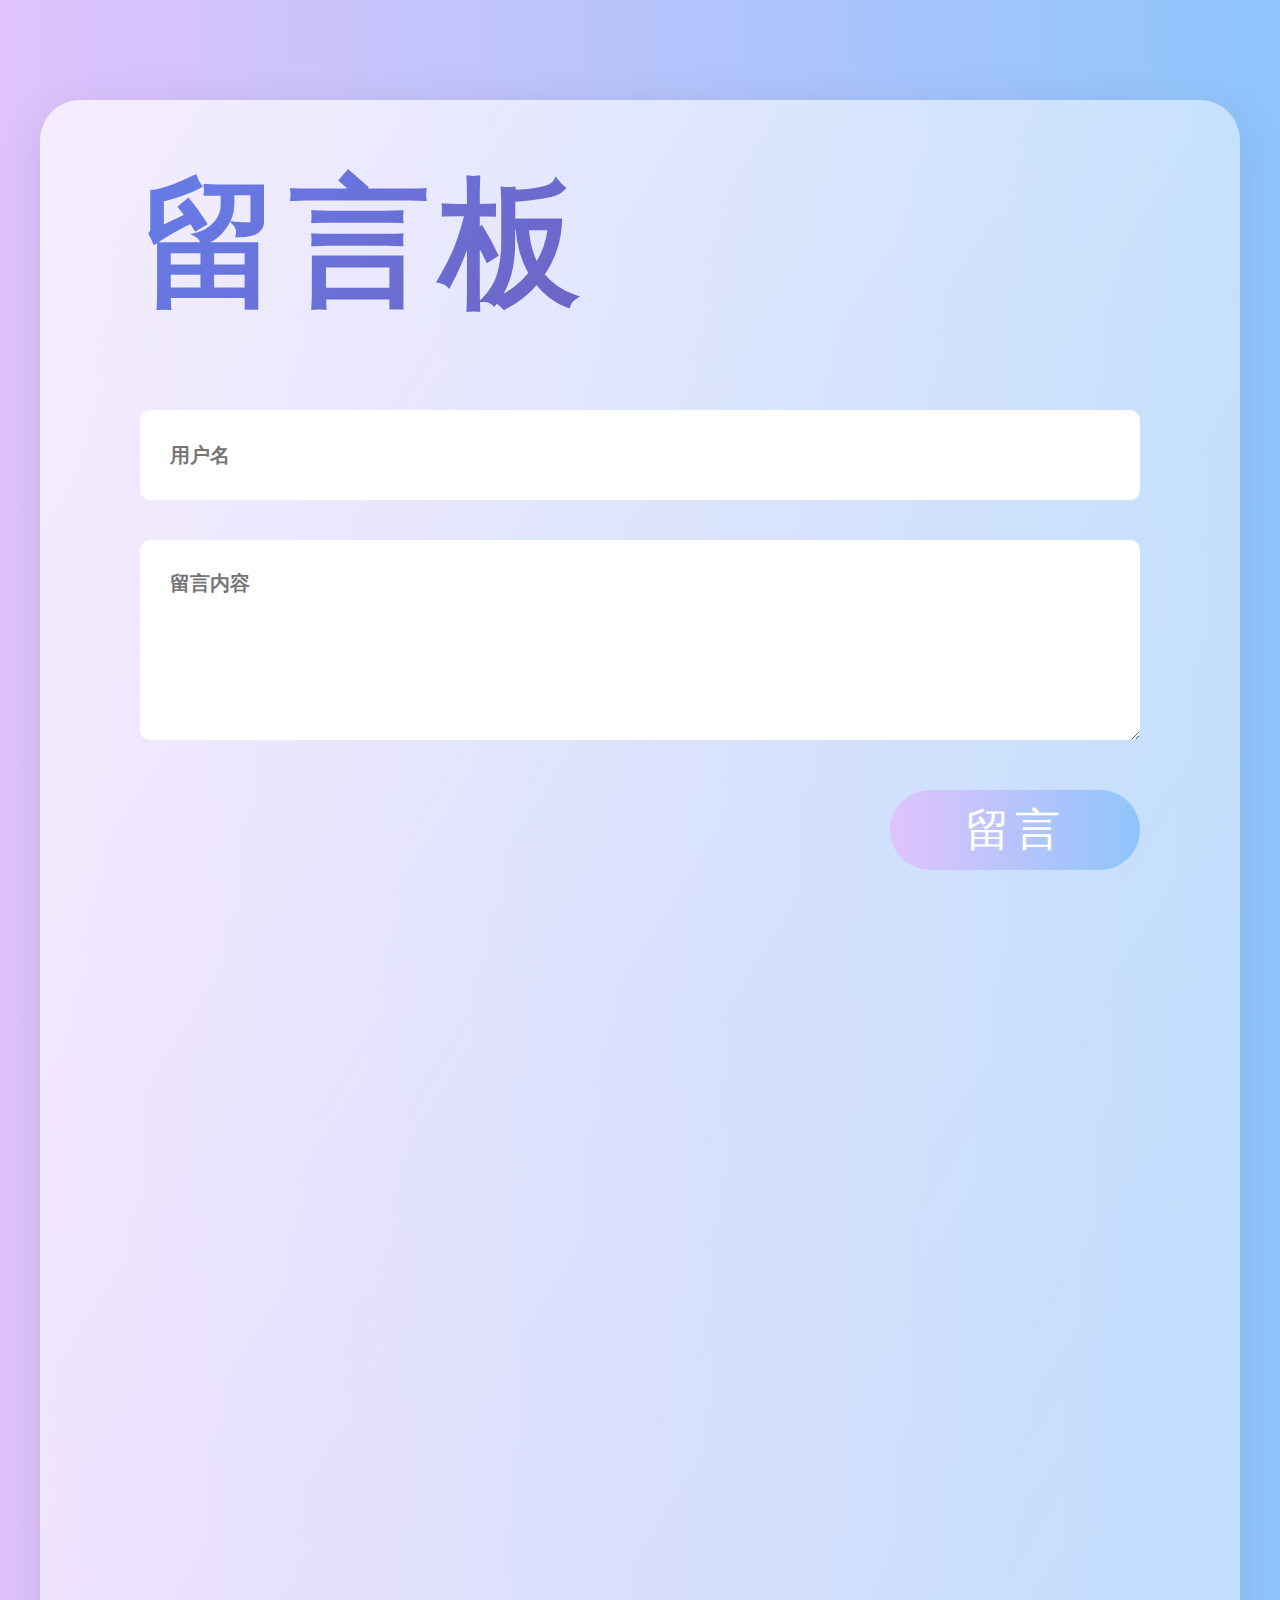
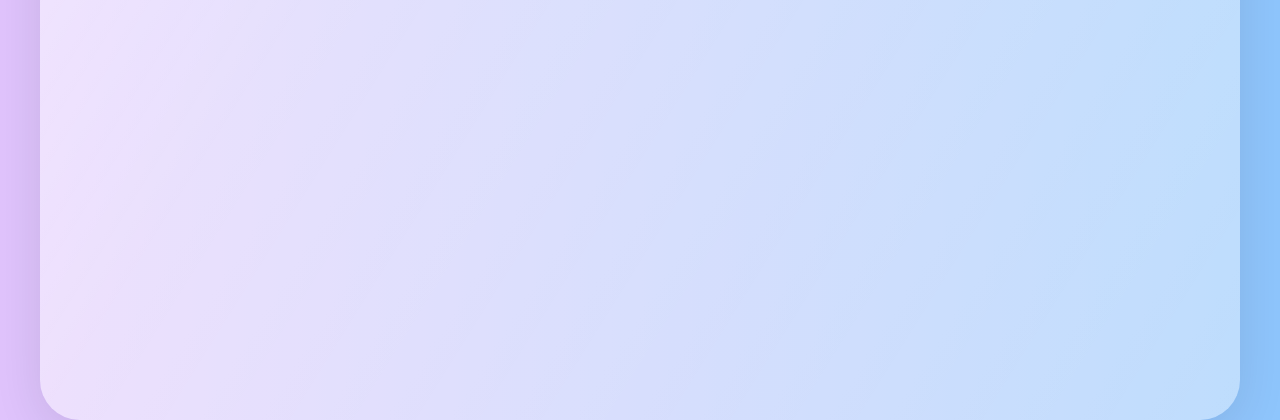
<file: web/comment.html>
<!DOCTYPE html>
<html lang="en">

<head>
    <meta charset="UTF-8">
    <meta name="viewport" content="width=device-width, initial-scale=1.0">
    <title>Welcome</title>
    <style>
        * {
            padding: 0;
            margin: 0;
            color: #fff;
            box-sizing: border-box;
        }

        body {
            display: flex;
            justify-content: center;
            align-items: center;
            background-image: linear-gradient(90deg, #e0c3fc 0%, #8ec5fc 100%);
        }

        .messages {
            margin-top: 100px;
            width: 1200px;
            padding: 50px 100px;
            display: flex;
            justify-content: center;
            align-items: center;
            flex-direction: column;
            background: linear-gradient(to right bottom,
                    rgba(255, 255, 255, .6),
                    rgba(255, 255, 255, .3),
                    rgba(255, 255, 255, .2));
            background-color: rgba(255, 255, 255, 0.266);
            border-radius: 40px;
            box-shadow: 0 10px 50px #00000019;
        }

        .form {
            display: flex;
            justify-content: center;
            position: relative;
            flex-direction: column;
            width: 100%;
            padding-bottom: 90px;
        }

        input:focus,
        textarea:focus {
            outline: none;
        }

        input,
        textarea {
            border: none;
            color: #000;
            margin-bottom: 40px;
            font: 900 60px '';
            border-radius: 10px;
            padding: 30px;
        }

        #username {
            height: 90px;
        }

        #message {
            height: 200px;
        }

        .messages h1 {
            width: 100%;
            text-align: left;
            margin-bottom: 70px;
            font-size: 140px;
            background-image: linear-gradient(135deg, #667eea 0%, #764ba2 100%);
            -webkit-background-clip: text;
            -webkit-text-fill-color: transparent;
            letter-spacing: 10px;
        }

        #submitBtn {
            position: absolute;
            right: 0;
            bottom: 0;
            background-image: linear-gradient(90deg, #e0c3fc 0%, #8ec5fc 100%);
            border: none;
            font-size: 45px;
            letter-spacing: 5px;
            width: 250px;
            height: 80px;
            border-radius: 50PX;
        }

        #messageBoard {
            width: 100%;
            text-align: left;
        }

        @keyframes messageFadeIn {
            to {
                opacity: 1;
            }
        }

        .message {
            width: 100%;
            margin: 10px;
            padding: 10px;
            opacity: 0;
            animation: messageFadeIn 0.5s ease forwards;
            background-image: linear-gradient(90deg, #8ec5fc 0%, #e0c3fc 100%);
            background-color: #fff;
            margin: 70px 0;
            border-radius: 10px;
            box-shadow: 0 10px 20px #00000026;
            text-shadow: 0px 0px 20px #ffffff;
        }

        .message-info {
            height: 100px;
            display: flex;
            justify-content: space-between;
            align-items: center;
            font-size: 36px;
            position: relative;
        }

        .info {
            transform: translateY(-30px);
        }

        .info img {
            width: 150px;
            height: 150px;
            border-radius: 50%;
            border: 10px #fff solid;
        }

        strong {
            position: absolute;
            width: 800px;
            letter-spacing: 3px;
            top: 70px;
            left: 170px;
        }

        .message-info span {
            position: absolute;
            top: 10px;
            right: 10px;
        }

        .content {
            font-size: 44px;
            margin: 30px;
            width: 95%;
        }
    </style>
</head>

<body>
    <div class="messages">
        <h1>留言板</h1>
        <div class="form">
            <input type="text" id="username" placeholder="用户名" style="font-size: 20px;">
            <textarea placeholder="留言内容" id="message" style="font-size: 20px"></textarea>
            <button id="submitBtn">留言</button>
        </div>
        <div id="messageBoard">
            <div class="message">
                <div class="message-info">
                    <div class="info">
                        <img src="img/school1.jpg" alt="头像" width="50" height="50">
                        <strong>匿名</strong>
                    </div>
                    <span>发布于:2024/5/11 14:01:23</span>
                </div>
                <div class="content">
                    ⣿⣆⠱⣝⡵⣝⢅⠙⣿⢕⢕⢕⢕⢝⣥⢒⠅⣿⣿⣿⡿⣳⣌⠪⡪⣡⢑
                    ⣿⣿⣦⠹⣳⣳⣕⢅⠈⢗⢕⢕⢕⢕⢕⢈⢆⠟⠋⠉⠁⠉⠉⠁⠈⠼⢐
                    ⢰⣶⣶⣦⣝⢝⢕⢕⠅⡆⢕⢕⢕⢕⢕⣴⠏⣠⡶⠛⡉⡉⡛⢶⣦⡀⠐
                    ⡄⢻⢟⣿⣿⣷⣕⣕⣅⣿⣔⣕⣵⣵⣿⣿⢠⣿⢠⣮⡈⣌⠨⠅⠹⣷⡀
                    ⡵⠟⠈⢀⣀⣀⡀⠉⢿⣿⣿⣿⣿⣿⣿⣿⣼⣿⢈⡋⠴⢿⡟⣡⡇⣿⡇
                    ⠁⣠⣾⠟⡉⡉⡉⠻⣦⣻⣿⣿⣿⣿⣿⣿⣿⣿⣧⠸⣿⣦⣥⣿⡇⡿⣰
                    ⢰⣿⡏⣴⣌⠈⣌⠡⠈⢻⣿⣿⣿⣿⣿⣿⣿⣿⣿⣿⣬⣉⣉⣁⣄⢖⢕
                    ⢻⣿⡇⢙⠁⠴⢿⡟⣡⡆⣿⣿⣿⣿⣿⣿⣿⣿⣿⣿⣿⣿⣿⣿⣿⣷⣵
                    ⣄⣻⣿⣌⠘⢿⣷⣥⣿⠇⣿⣿⣿⣿⣿⣿⠛⠻⣿⣿⣿⣿⣿⣿⣿⣿⣿
                    ⢄⠻⣿⣟⠿⠦⠍⠉⣡⣾⣿⣿⣿⣿⣿⣿⢸⣿⣦⠙⣿⣿⣿⣿⣿⣿⣿
                    ⡑⣑⣈⣻⢗⢟⢞⢝⣻⣿⣿⣿⣿⣿⣿⣿⠸⣿⠿⠃⣿⣿⣿⣿⣿⣿⡿
                    ⡵⡈⢟⢕⢕⢕⢕⣵⣿⣿⣿⣿⣿⣿⣿⣿⣿⣶⣶⣿⣿⣿⣿⣿⠿⠋⣀
                    ⣿⣿⣿⢻⣿⣿⣿⣿⠻⣿⣿⡿⠿⠿⠿⣿⠻⡿⠻⠿⣿⡟⠛⠛⢛⣿⣿
                    ⣿⠏⣼⢸⡄⢿⢋⢸⣷⣇⢻⣿⣿⣿⣿⣿⡗⣥⠂⢦⣿⣭⢩⡍⣭⣽⣿
                    ⣿⣾⣛⣸⣿⣾⣾⣈⣛⣠⣿⣤⣤⣤⣤⣼⣴⣫⣶⣌⣻⣋⣼⣇⣋⣼⣿
                </div>
            </div>

        </div>
    </div>
</body>
<script>
    // 给提交按钮添加点击事件监听器
    document.getElementById('submitBtn').addEventListener('click', function () {
        // 获取用户名和留言内容
        var username = document.getElementById('username').value;
        var message = document.getElementById('message').value;
        // 如果留言内容为空，弹出提示并返回
        if (message === '') {
            alert('请输入内容');
            return;
        }
        // 如果用户名为空，将用户名设置为匿名
        if (username === '') {
            username = '匿名';
        }
        // 获取留言板元素和当前时间
        var messageBoard = document.getElementById('messageBoard');
        var newMessage = document.createElement('div');
        newMessage.classList.add('message');
        // 设置留言元素的innerHTML，包含用户名、时间和留言内容
        newMessage.innerHTML = '<div class="message-info"><div class="info"><img src="1.jpg"><strong>'
            + username + '</strong></div><span>发布于：' + getCurrentTime() +
            '</span></div><div class="content">' + message + '</div>';
        // 在留言板的第一个子元素之前插入新的留言
        messageBoard.insertBefore(newMessage, messageBoard.firstChild);
        // 清空用户名和留言内容的输入框
        document.getElementById('username').value = '';
        document.getElementById('message').value = '';
    });
    // 获取当前时间的函数
    function getCurrentTime() {
        var now = new Date();
        var year = now.getFullYear();
        var month = ('0' + (now.getMonth() + 1)).slice(-2);
        var day = ('0' + now.getDate()).slice(-2);
        var hours = ('0' + now.getHours()).slice(-2);
        var minutes = ('0' + now.getMinutes()).slice(-2);
        var seconds = ('0' + now.getSeconds()).slice(-2);
        return year + '/' + month + '/' + day + ' ' + hours + ':' + minutes + ':' + seconds;
    }

</script>

</html>
</file>
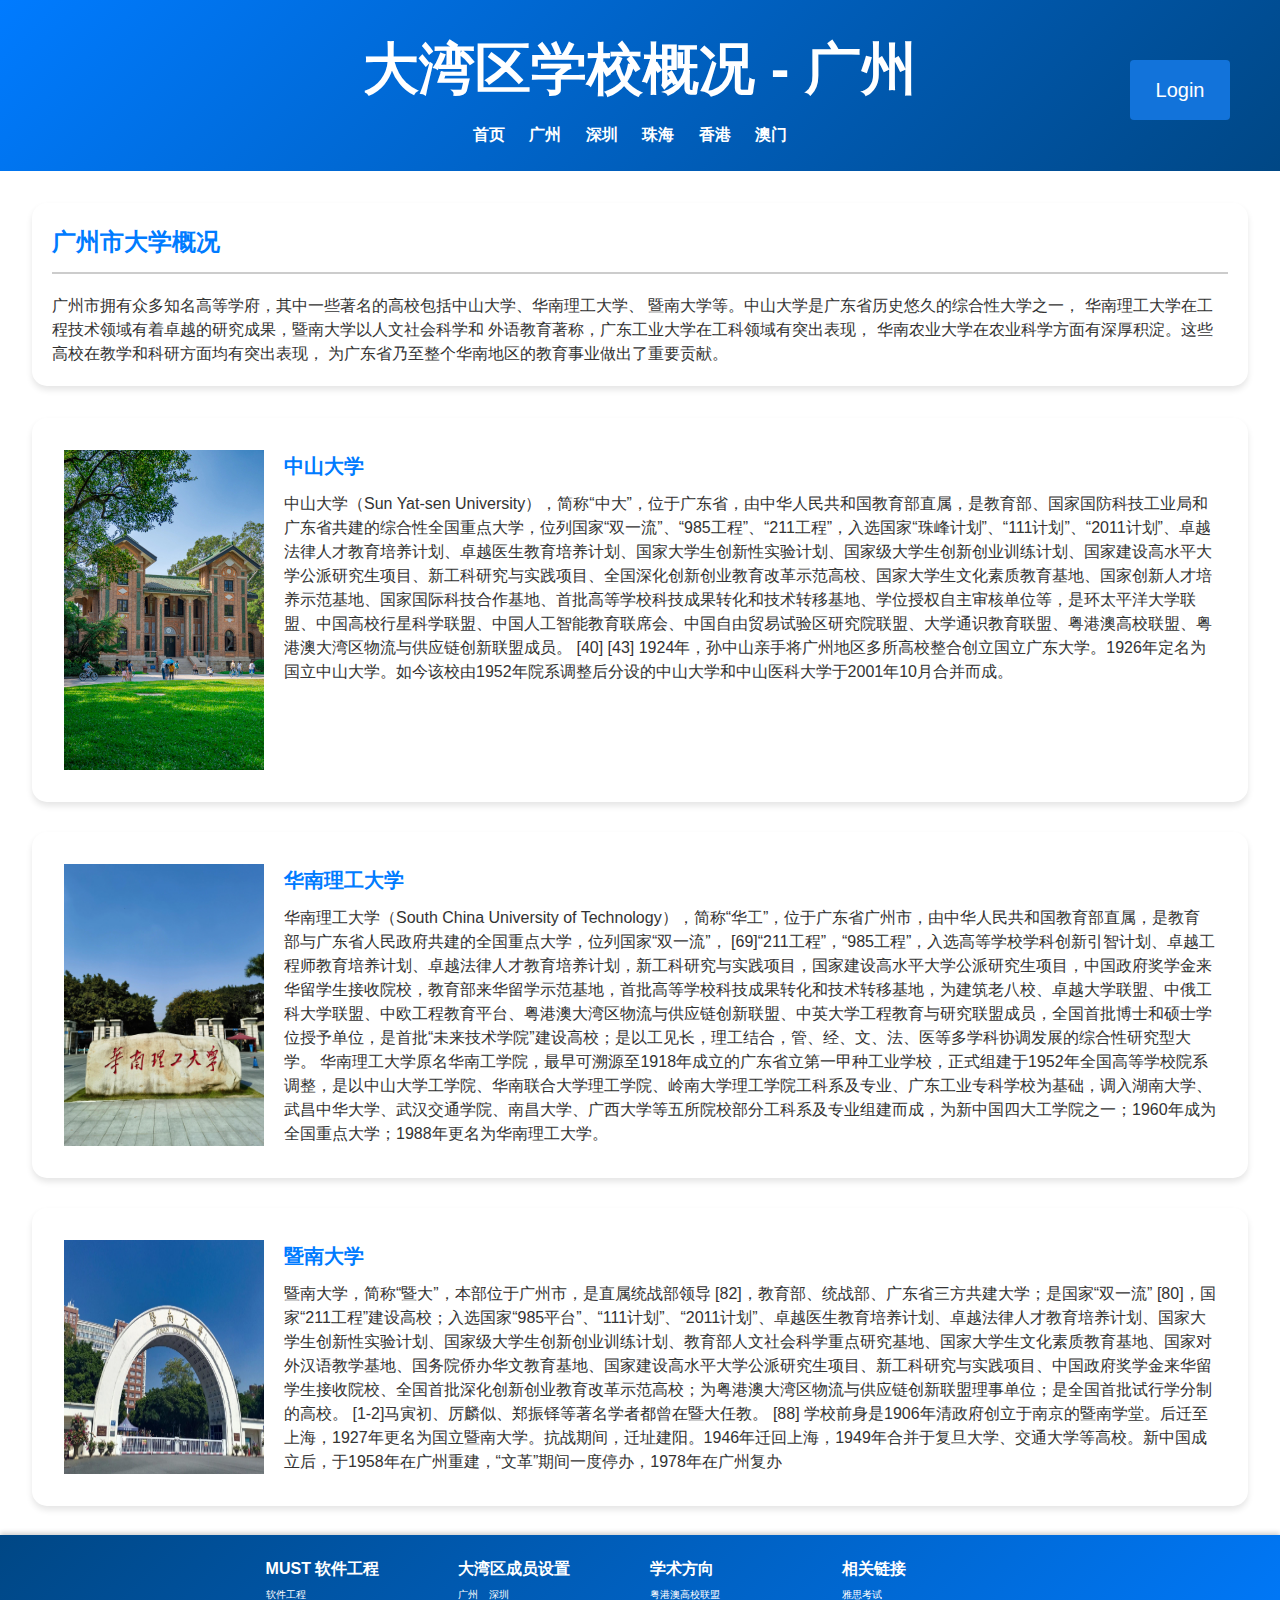
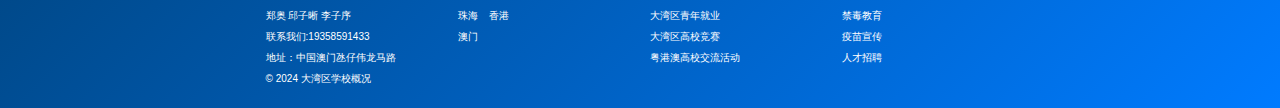
<file: web/guangzhou.html>
<!DOCTYPE html>
<html lang="en">

<head>
    <meta charset="UTF-8">
    <meta name="viewport" content="width=device-width, initial-scale=1.0">
    <title>大湾区学校概况 - 广州</title>
    <link rel="stylesheet" href="css/style5.css">
    <link rel="stylesheet" href="css/style3.css">
    <link rel="stylesheet" href="css/login.css">

</head>

<body>
    <header>
        <h1>大湾区学校概况 - 广州</h1>
        <nav>
            <ul>
                <li><a href="index.html">首页</a></li>
                <li><a href="guangzhou.html">广州</a></li>
                <li><a href="shenzhen.html">深圳</a></li>
                <li><a href="zhuhai.html">珠海</a></li>
                <li><a href="hongkong.html">香港</a></li>
                <li><a href="macau.html">澳门</a></li>
            </ul>
        </nav>
        <button id="login"><a href="login.html">Login</a></button>
    </header>

    <main>
        <section id="province-intro">
            <h2>广州市大学概况</h2>
            <hr> <!-- 添加分隔线 -->
            <p>广州市拥有众多知名高等学府，其中一些著名的高校包括中山大学、华南理工大学、
                暨南大学等。中山大学是广东省历史悠久的综合性大学之一，
                华南理工大学在工程技术领域有着卓越的研究成果，暨南大学以人文社会科学和
                外语教育著称，广东工业大学在工科领域有突出表现，
                华南农业大学在农业科学方面有深厚积淀。这些高校在教学和科研方面均有突出表现，
                为广东省乃至整个华南地区的教育事业做出了重要贡献。</p>
        </section>

        <section class="university">
            <img src="img/IMG_00.jpg" alt="universty 1">
            <div>
                <h3><a href="https://www.sysu.edu.cn/" style="text-decoration: none;color: inherit;">中山大学</a></h3>
                <p>中山大学（Sun Yat-sen
                    University），简称“中大”，位于广东省，由中华人民共和国教育部直属，是教育部、国家国防科技工业局和广东省共建的综合性全国重点大学，位列国家“双一流”、“985工程”、“211工程”，入选国家“珠峰计划”、“111计划”、“2011计划”、卓越法律人才教育培养计划、卓越医生教育培养计划、国家大学生创新性实验计划、国家级大学生创新创业训练计划、国家建设高水平大学公派研究生项目、新工科研究与实践项目、全国深化创新创业教育改革示范高校、国家大学生文化素质教育基地、国家创新人才培养示范基地、国家国际科技合作基地、首批高等学校科技成果转化和技术转移基地、学位授权自主审核单位等，是环太平洋大学联盟、中国高校行星科学联盟、中国人工智能教育联席会、中国自由贸易试验区研究院联盟、大学通识教育联盟、粤港澳高校联盟、粤港澳大湾区物流与供应链创新联盟成员。
                    [40] [43]
                    1924年，孙中山亲手将广州地区多所高校整合创立国立广东大学。1926年定名为国立中山大学。如今该校由1952年院系调整后分设的中山大学和中山医科大学于2001年10月合并而成。</p>
            </div>
        </section>

        <section class="university">
            <img src="img/IMG_01.jpg" alt="universty 2">
            <div>
                <h3><a href="https://www.scut.edu.cn/" style="text-decoration: none;color: inherit;">华南理工大学</a></h3>
                <p>华南理工大学（South China University of
                    Technology），简称“华工”，位于广东省广州市，由中华人民共和国教育部直属，是教育部与广东省人民政府共建的全国重点大学，位列国家“双一流”，
                    [69]“211工程”，“985工程”，入选高等学校学科创新引智计划、卓越工程师教育培养计划、卓越法律人才教育培养计划，新工科研究与实践项目，国家建设高水平大学公派研究生项目，中国政府奖学金来华留学生接收院校，教育部来华留学示范基地，首批高等学校科技成果转化和技术转移基地，为建筑老八校、卓越大学联盟、中俄工科大学联盟、中欧工程教育平台、粤港澳大湾区物流与供应链创新联盟、中英大学工程教育与研究联盟成员，全国首批博士和硕士学位授予单位，是首批“未来技术学院”建设高校；是以工见长，理工结合，管、经、文、法、医等多学科协调发展的综合性研究型大学。
                    华南理工大学原名华南工学院，最早可溯源至1918年成立的广东省立第一甲种工业学校，正式组建于1952年全国高等学校院系调整，是以中山大学工学院、华南联合大学理工学院、岭南大学理工学院工科系及专业、广东工业专科学校为基础，调入湖南大学、武昌中华大学、武汉交通学院、南昌大学、广西大学等五所院校部分工科系及专业组建而成，为新中国四大工学院之一；1960年成为全国重点大学；1988年更名为华南理工大学。
                </p>
            </div>
        </section>

        <section class="university">
            <img src="img/IMG_02.jpg" alt="universty 3">
            <div>
                <h3><a href="https://www.jnu.edu.cn/" style="text-decoration: none;color: inherit;">暨南大学</a></h3>
                <p> 暨南大学，简称“暨大”，本部位于广州市，是直属统战部领导 [82]，教育部、统战部、广东省三方共建大学；是国家“双一流”
                    [80]，国家“211工程”建设高校；入选国家“985平台”、“111计划”、“2011计划”、卓越医生教育培养计划、卓越法律人才教育培养计划、国家大学生创新性实验计划、国家级大学生创新创业训练计划、教育部人文社会科学重点研究基地、国家大学生文化素质教育基地、国家对外汉语教学基地、国务院侨办华文教育基地、国家建设高水平大学公派研究生项目、新工科研究与实践项目、中国政府奖学金来华留学生接收院校、全国首批深化创新创业教育改革示范高校；为粤港澳大湾区物流与供应链创新联盟理事单位；是全国首批试行学分制的高校。
                    [1-2]马寅初、厉麟似、郑振铎等著名学者都曾在暨大任教。 [88]
                    学校前身是1906年清政府创立于南京的暨南学堂。后迁至上海，1927年更名为国立暨南大学。抗战期间，迁址建阳。1946年迁回上海，1949年合并于复旦大学、交通大学等高校。新中国成立后，于1958年在广州重建，“文革”期间一度停办，1978年在广州复办
                </p>
            </div>
        </section>

        <div class="inner-content" style="margin-bottom: 170px;"><!--用来调整底边距离--></div>
        <div class="rear">
            <div class="rear-content">
                <div class="column">
                    <p><strong>MUST 软件工程 </strong></p>
                    <p>软件工程 </p>
                    <p>郑奥 邱子晰 李子序</p>
                    <p>联系我们:19358591433</p>
                    <p>地址：中国澳门氹仔伟龙马路</p>
                    <p>&copy; 2024 大湾区学校概况</p>
                </div>
                <div class="column">
                    <p><strong>大湾区成员设置</strong></p>
                    <p >广州 &nbsp;&nbsp; 深圳 </p>
                    <p >珠海 &nbsp;&nbsp; 香港</p>
                    <p >澳门</p>

                </div>
                <div class="column">
                    <p><strong>学术方向</strong></p>
                    <p>粤港澳高校联盟</p>
                    <p>大湾区青年就业</p>
                    <p>大湾区高校竞赛</p>
                    <p>粤港澳高校交流活动   </p>
                </div>
                <div class="column">
                    <p><strong> 相关链接</strong></p>
                    <p> 雅思考试</p>
                    <p> 禁毒教育</p>
                    <p> 疫苗宣传</p>
                    <p> 人才招聘</p>
                </div>
            </div>
        </div>
    </main>

    <script src="js/login.js"></script>
</body>

</html>
</file>
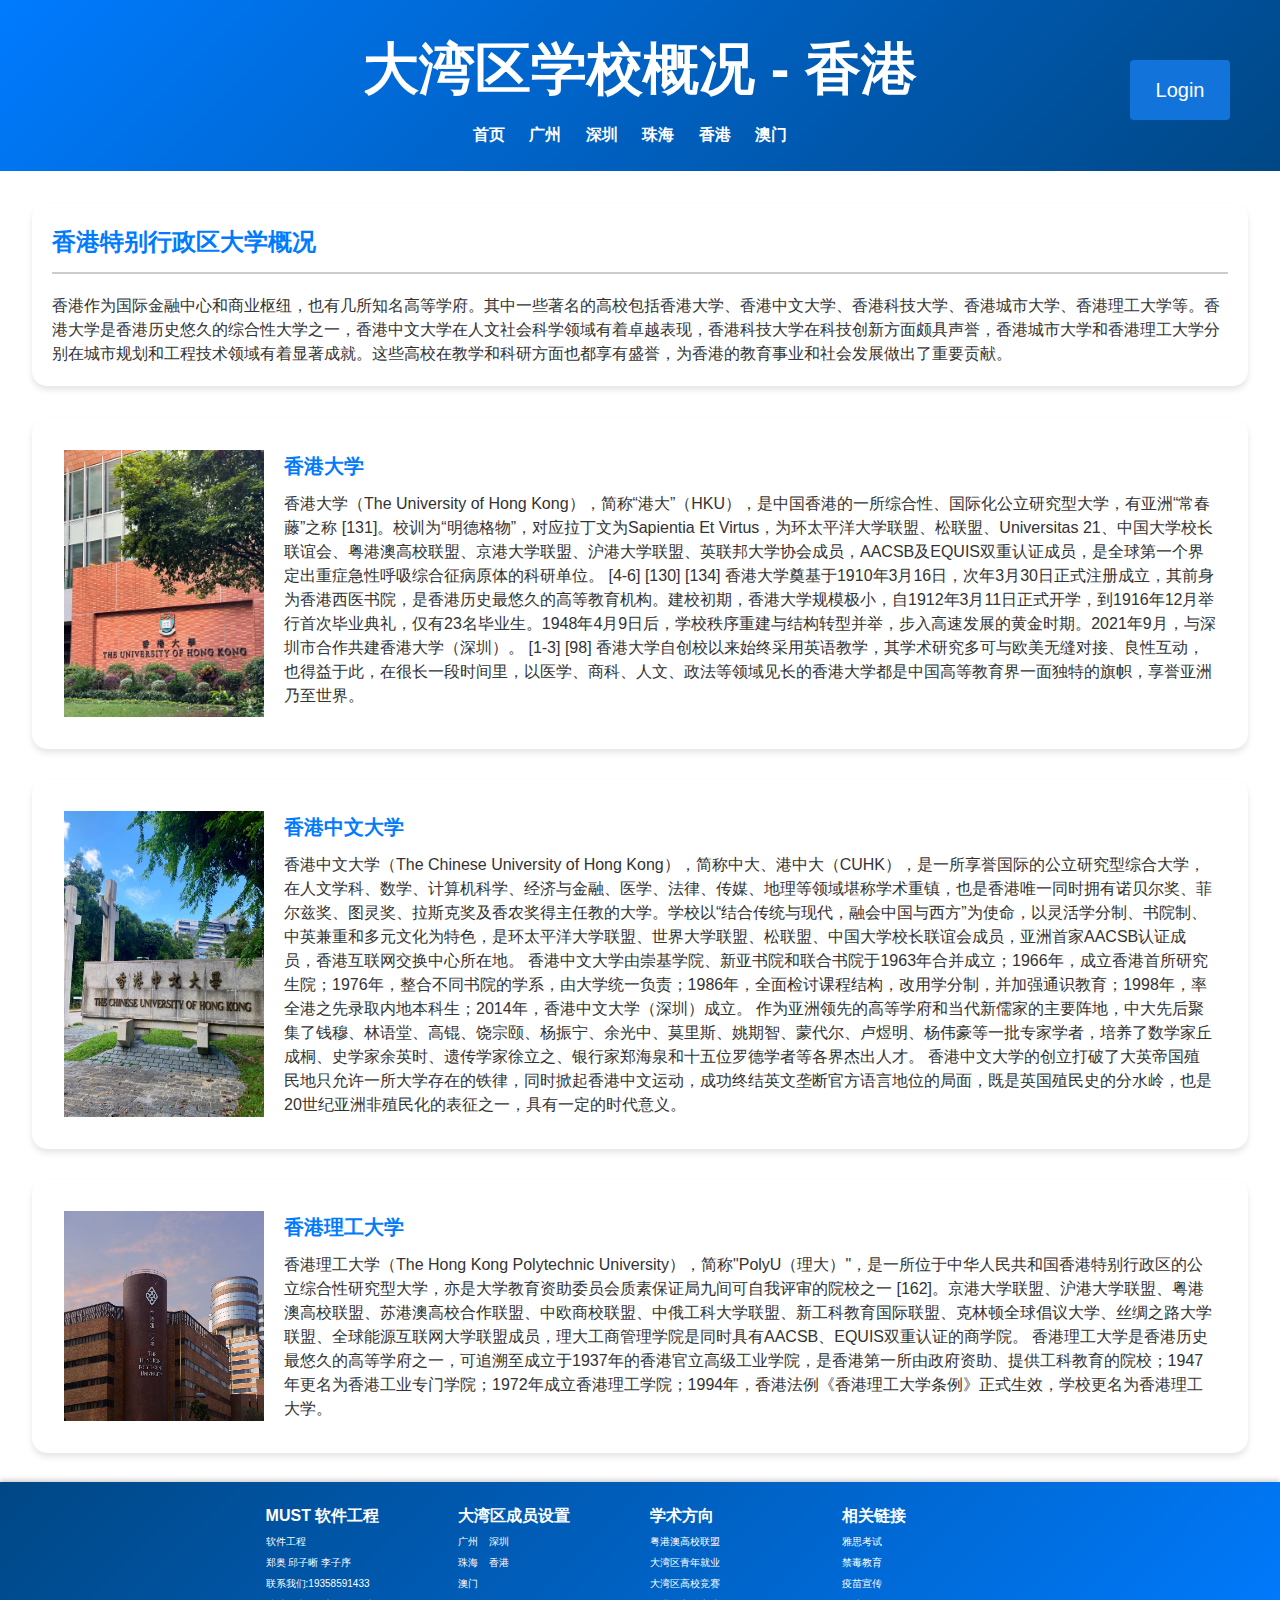
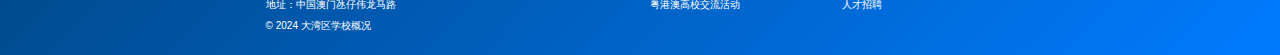
<file: web/hongkong.html>
<!DOCTYPE html>
<html lang="en">

<head>
    <meta charset="UTF-8">
    <meta name="viewport" content="width=device-width, initial-scale=1.0">
    <title>大湾区学校概况 - 香港</title>
    <link rel="stylesheet" href="css/style5.css">
    <link rel="stylesheet" href="css/style3.css">
    <link rel="stylesheet" href="css/login.css">
</head>

<body>
    <header>
        <h1>大湾区学校概况 - 香港</h1>
        <nav>
            <ul>
                <li><a href="index.html">首页</a></li>
                <li><a href="guangzhou.html">广州</a></li>
                <li><a href="shenzhen.html">深圳</a></li>
                <li><a href="zhuhai.html">珠海</a></li>
                <li><a href="hongkong.html">香港</a></li>
                <li><a href="macau.html">澳门</a></li>
            </ul>
        </nav>
        <button id="login"><a href="login.html">Login</a></button>
    </header>

    <main>
        <section id="province-intro">
            <h2>香港特别行政区大学概况</h2>
            <hr> <!-- 添加分隔线 -->
            <p>香港作为国际金融中心和商业枢纽，也有几所知名高等学府。其中一些著名的高校包括香港大学、香港中文大学、香港科技大学、香港城市大学、香港理工大学等。香港大学是香港历史悠久的综合性大学之一，香港中文大学在人文社会科学领域有着卓越表现，香港科技大学在科技创新方面颇具声誉，香港城市大学和香港理工大学分别在城市规划和工程技术领域有着显著成就。这些高校在教学和科研方面也都享有盛誉，为香港的教育事业和社会发展做出了重要贡献。
            </p>
        </section>

        <section class="university">
            <img src="img/IMG_05.jpg" alt="universty 1">
            <div>
                <h3><a href="https://www.hku.hk/" style="text-decoration: none;color: inherit;">香港大学</a></h3>
                <p>香港大学（The University of Hong Kong），简称“港大”（HKU），是中国香港的一所综合性、国际化公立研究型大学，有亚洲“常春藤”之称
                    [131]。校训为“明德格物”，对应拉丁文为Sapientia Et Virtus，为环太平洋大学联盟、松联盟、Universitas
                    21、中国大学校长联谊会、粤港澳高校联盟、京港大学联盟、沪港大学联盟、英联邦大学协会成员，AACSB及EQUIS双重认证成员，是全球第一个界定出重症急性呼吸综合征病原体的科研单位。 [4-6]
                    [130] [134]
                    香港大学奠基于1910年3月16日，次年3月30日正式注册成立，其前身为香港西医书院，是香港历史最悠久的高等教育机构。建校初期，香港大学规模极小，自1912年3月11日正式开学，到1916年12月举行首次毕业典礼，仅有23名毕业生。1948年4月9日后，学校秩序重建与结构转型并举，步入高速发展的黄金时期。2021年9月，与深圳市合作共建香港大学（深圳）。
                    [1-3] [98]
                    香港大学自创校以来始终采用英语教学，其学术研究多可与欧美无缝对接、良性互动，也得益于此，在很长一段时间里，以医学、商科、人文、政法等领域见长的香港大学都是中国高等教育界一面独特的旗帜，享誉亚洲乃至世界。
                </p>
            </div>
        </section>

        
        <section class="university">
            <img src="img/IMG_06.jpg" alt="universty 2">
            <div>
                <h3><a href="https://www.cuhk.edu.hk/" style="text-decoration: none;color: inherit;">香港中文大学</a></h3>
                <p> 香港中文大学（The Chinese University of Hong
                    Kong），简称中大、港中大（CUHK），是一所享誉国际的公立研究型综合大学，在人文学科、数学、计算机科学、经济与金融、医学、法律、传媒、地理等领域堪称学术重镇，也是香港唯一同时拥有诺贝尔奖、菲尔兹奖、图灵奖、拉斯克奖及香农奖得主任教的大学。学校以“结合传统与现代，融会中国与西方”为使命，以灵活学分制、书院制、中英兼重和多元文化为特色，是环太平洋大学联盟、世界大学联盟、松联盟、中国大学校长联谊会成员，亚洲首家AACSB认证成员，香港互联网交换中心所在地。
                    香港中文大学由崇基学院、新亚书院和联合书院于1963年合并成立；1966年，成立香港首所研究生院；1976年，整合不同书院的学系，由大学统一负责；1986年，全面检讨课程结构，改用学分制，并加强通识教育；1998年，率全港之先录取内地本科生；2014年，香港中文大学（深圳）成立。
                    作为亚洲领先的高等学府和当代新儒家的主要阵地，中大先后聚集了钱穆、林语堂、高锟、饶宗颐、杨振宁、余光中、莫里斯、姚期智、蒙代尔、卢煜明、杨伟豪等一批专家学者，培养了数学家丘成桐、史学家余英时、遗传学家徐立之、银行家郑海泉和十五位罗德学者等各界杰出人才。
                    香港中文大学的创立打破了大英帝国殖民地只允许一所大学存在的铁律，同时掀起香港中文运动，成功终结英文垄断官方语言地位的局面，既是英国殖民史的分水岭，也是20世纪亚洲非殖民化的表征之一，具有一定的时代意义。
                </p>
            </div>
        </section>

        <section class="university">
            <img src="img/IMG-12.jpg" alt="universty 3">
            <div>
                <h3><a href="https://www.polyu.edu.hk/" style="text-decoration: none;color: inherit;">香港理工大学</a></h3>
                <p> 香港理工大学（The Hong Kong Polytechnic University），简称"PolyU（理大）"，是一所位于中华人民共和国香港特别行政区的公立综合性研究型大学，亦是大学教育资助委员会质素保证局九间可自我评审的院校之一 [162]。京港大学联盟、沪港大学联盟、粤港澳高校联盟、苏港澳高校合作联盟、中欧商校联盟、中俄工科大学联盟、新工科教育国际联盟、克林顿全球倡议大学、丝绸之路大学联盟、全球能源互联网大学联盟成员，理大工商管理学院是同时具有AACSB、EQUIS双重认证的商学院。
                    香港理工大学是香港历史最悠久的高等学府之一，可追溯至成立于1937年的香港官立高级工业学院，是香港第一所由政府资助、提供工科教育的院校；1947年更名为香港工业专门学院；1972年成立香港理工学院；1994年，香港法例《香港理工大学条例》正式生效，学校更名为香港理工大学。
                  
                </p>
            </div>
        </section>

        <div class="inner-content" style="margin-bottom: 170px;"><!--用来调整底边距离--></div>
        <div class="rear">
            <div class="rear-content">
                <div class="column">
                    <p><strong>MUST 软件工程 </strong></p>
                    <p>软件工程 </p>
                    <p>郑奥 邱子晰 李子序</p>
                    <p>联系我们:19358591433</p>
                    <p>地址：中国澳门氹仔伟龙马路</p>
                    <p>&copy; 2024 大湾区学校概况</p>
                </div>
                <div class="column">
                    <p><strong>大湾区成员设置</strong></p>
                    <p >广州 &nbsp;&nbsp; 深圳 </p>
                    <p >珠海 &nbsp;&nbsp; 香港</p>
                    <p >澳门</p>

                </div>
                <div class="column">
                    <p><strong>学术方向</strong></p>
                    <p>粤港澳高校联盟</p>
                    <p>大湾区青年就业</p>
                    <p>大湾区高校竞赛</p>
                    <p>粤港澳高校交流活动   </p>
                </div>
                <div class="column">
                    <p><strong> 相关链接</strong></p>
                    <p> 雅思考试</p>
                    <p> 禁毒教育</p>
                    <p> 疫苗宣传</p>
                    <p> 人才招聘</p>
                </div>
            </div>
        </div>
    </main>

    <script src="js/login.js"></script>
</body>

</html>
</file>
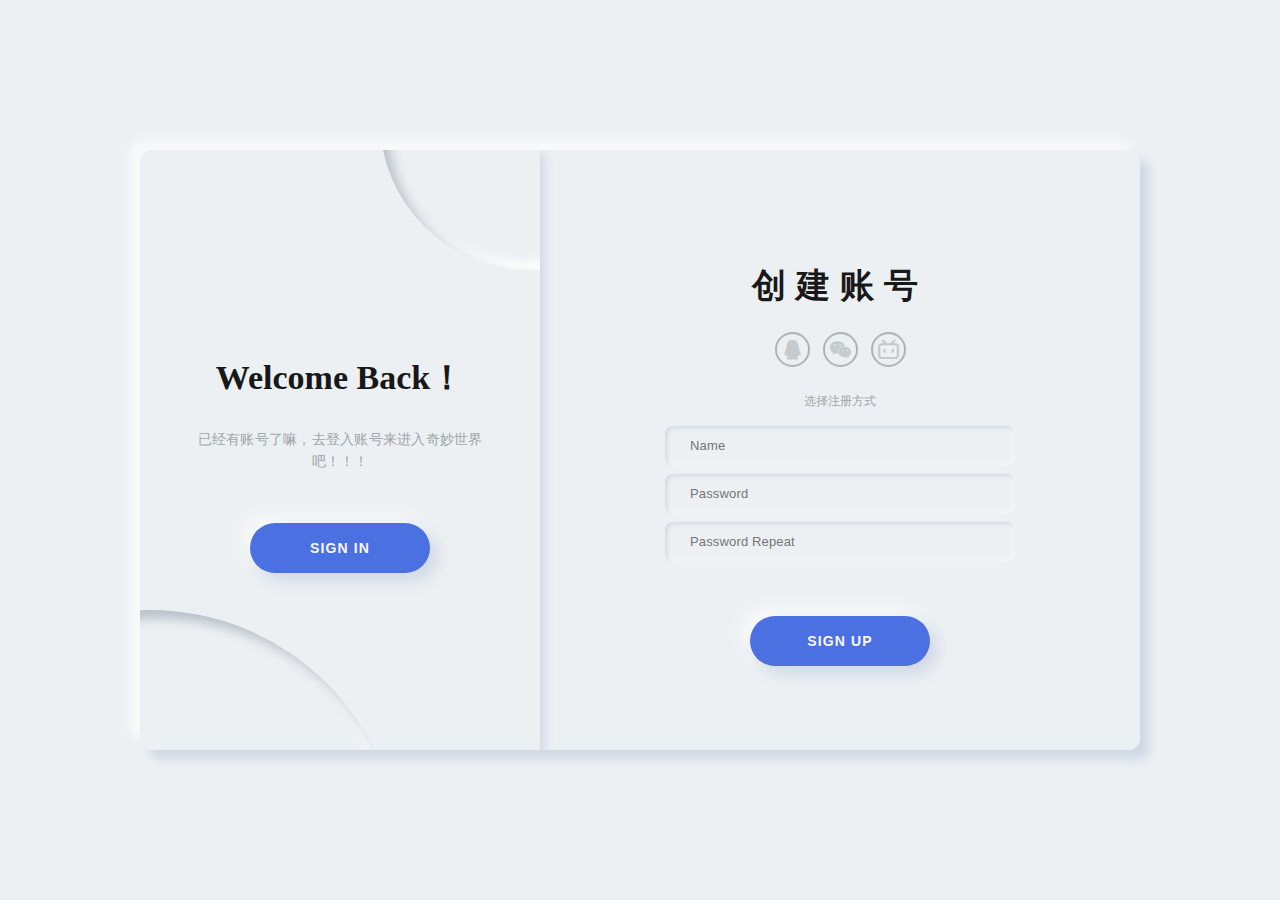
<file: web/login.html>
<!DOCTYPE html>
<html lang="en">

<head>
    <meta charset="UTF-8">
    <meta http-equiv="X-UA-Compatible" content="IE=edge">
    <meta name="viewport" content="width=device-width, initial-scale=1.0">
    <!-- 导入字体图标 -->
    <link rel="stylesheet" href="./font_mw3z7ts489g/iconfont.css">

    <style>
        * {
            margin: 0;
            padding: 0;
            box-sizing: border-box;
            /* 字体无法选中 */
            user-select: none;
        }

        body {
            width: 100%;
            height: 100vh;
            display: flex;
            justify-content: center;
            align-items: center;
            font-size: 12px;
            background-color: #ecf0f3;
            color: #a0a5a8;
        }

        .shell {
            position: relative;
            width: 1000px;
            min-width: 1000px;
            min-height: 600px;
            height: 600px;
            padding: 25px;
            background-color: #ecf0f3;
            box-shadow: 10px 10px 10px #d1d9e6, -10px -10px 10px #f9f9f9;
            border-radius: 12px;
            overflow: hidden;
        }

        /* 设置响应式 */
        @media (max-width: 1200px) {
            .shell {
                transform: scale(0.7);
            }
        }

        @media (max-width: 1000px) {
            .shell {
                transform: scale(0.6);
            }
        }

        @media (max-width: 800px) {
            .shell {
                transform: scale(0.5);
            }
        }

        @media (max-width: 600px) {
            .shell {
                transform: scale(0.4);
            }
        }

        .container {
            display: flex;
            justify-content: center;
            align-items: center;
            position: absolute;
            top: 0;
            width: 600px;
            height: 100%;
            padding: 25px;
            background-color: #ecf0f3;
            transition: 1.25s;
        }

        .form {
            display: flex;
            justify-content: center;
            align-items: center;
            flex-direction: column;
            width: 100%;
            height: 100%;
        }

        .iconfont {
            margin: 0 5px;
            border: rgba(0, 0, 0, 0.5) 2px solid;
            border-radius: 50%;
            font-size: 25px;
            padding: 3px;
            opacity: 0.5;
            transition: 0.1s;
        }

        .iconfont:hover {
            opacity: 1;
            transition: 0.15s;
            cursor: pointer;
        }

        .form_input {
            width: 350px;
            height: 40px;
            margin: 4px 0;
            padding-left: 25px;
            font-size: 13px;
            letter-spacing: 0.15px;
            border: none;
            outline: none;
            background-color: #ecf0f3;
            transition: 0.25s ease;
            border-radius: 8px;
            box-shadow: inset 2px 2px 4px #d1d9e6, inset -2px -2px 4px #f9f9f9;
        }

        .form_input:focus {
            box-shadow: inset 4px 4px 4px #d1d9e6, inset -4px -4px 4px #f9f9f9;
        }

        .form_span {
            margin-top: 30px;
            margin-bottom: 12px;
        }

        .form_link {
            color: #181818;
            font-size: 15px;
            margin-top: 25px;
            border-bottom: 1px solid #a0a5a8;
            line-height: 2;
        }

        .title {
            font-size: 34px;
            font-weight: 700;
            line-height: 3;
            color: #181818;
            letter-spacing: 10px;
        }

        .description {
            font-size: 14px;
            letter-spacing: 0.25px;
            text-align: center;
            line-height: 1.6;
        }

        .button {
            width: 180px;
            height: 50px;
            border-radius: 25px;
            margin-top: 50px;
            font-weight: 700;
            font-size: 14px;
            letter-spacing: 1.15px;
            background-color: #4B70E2;
            color: #f9f9f9;
            box-shadow: 8px 8px 16px #d1d9e6, -8px -8px 16px #f9f9f9;
            border: none;
            outline: none;
        }

        .a-container {
            z-index: 100;
            left: calc(100% - 600px);
        }

        .b-container {
            left: calc(100% - 600px);
            z-index: 0;
        }

        .switch {
            display: flex;
            justify-content: center;
            align-items: center;
            position: absolute;
            top: 0;
            left: 0;
            height: 100%;
            width: 400px;
            padding: 50px;
            z-index: 200;
            transition: 1.25s;
            background-color: #ecf0f3;
            overflow: hidden;
            box-shadow: 4px 4px 10px #d1d9e6, -4px -4px 10px #d1d9e6;
        }

        .switch_circle {
            position: absolute;
            width: 500px;
            height: 500px;
            border-radius: 50%;
            background-color: #ecf0f3;
            box-shadow: inset 8px 8px 12px #b8bec7, inset -8px -8px 12px #fff;
            bottom: -60%;
            left: -60%;
            transition: 1.25s;
        }

        .switch_circle-t {
            top: -30%;
            left: 60%;
            width: 300px;
            height: 300px;
        }

        .switch_container {
            display: flex;
            justify-content: center;
            align-items: center;
            flex-direction: column;
            position: absolute;
            width: 400px;
            padding: 50px 55px;
            transition: 1.25s;
        }

        .switch_button {
            cursor: pointer;
        }

        .switch_button:hover,
        .submitting:hover {
            box-shadow: 6px 6px 10px #d1d9e6, -6px -6px 10px #f9f9f9;
            transform: scale(0.985);
            transition: 0.25s;
        }

        .switch_button:active,
        .switch_button:focus {
            box-shadow: 2px 2px 6px #d1d9e6, -2px -2px 6px #f9f9f9;
            transform: scale(0.97);
            transition: 0.25s;
        }

        .is-txr {
            left: calc(100% - 400px);
            transition: 1.25s;
            transform-origin: left;
        }

        .is-txl {
            left: 0;
            transition: 1.25s;
            transform-origin: right;
        }

        .is-z {
            z-index: 200;
            transition: 1.25s;
        }

        .is-hidden {
            visibility: hidden;
            opacity: 0;
            position: absolute;
            transition: 1.25s;
        }

        .is-gx {
            animation: is-gx 1.25s;
        }

        @keyframes is-gx {

            0%,
            10%,
            100% {
                width: 400px;
            }

            30%,
            50% {
                width: 500px;
            }
        }
    </style>
</head>

<body>
    <div class="shell">
        <div class="container a-container" id="a-container">
            <form action="/RegisterServlet" method="post" class="form" id="a-form">
                <h2 class="form_title title">创建账号</h2>
                <div class="form_icons">
                    <i class="iconfont icon-QQ"></i>
                    <i class="iconfont icon-weixin"></i>
                    <i class="iconfont icon-bilibili-line"></i>
                </div>
                <span class="form_span">选择注册方式</span>
                <input type="text" class="form_input" placeholder="Name" name="userName">
                <input type="password" class="form_input" placeholder="Password" name="pwdName1">
                <input type="password" class="form_input" placeholder="Password Repeat" name="pwdName2">
                <button type="submit" class="form_button button">SIGN UP</button>
            </form>
        </div>

        <div class="container b-container" id="b-container">
            <form action="/LoginServlet" method="post" class="form" id="b-form">
                <h2 class="form_title title">登入账号</h2>
                <div class="form_icons">
                    <i class="iconfont icon-QQ"></i>
                    <i class="iconfont icon-weixin"></i>
                    <i class="iconfont icon-bilibili-line"></i>
                </div>
                <span class="form_span">选择登录方式</span>
                <input type="text" class="form_input" placeholder="Username" name="userName" required id="username">
                <input type="password" class="form_input" placeholder="Password" name="pwdName" required id="password">
                <button type="submit" class="form_button button">SIGN IN</button>
            </form>
        </div>

        <div class="switch" id="switch-cnt">
            <div class="switch_circle"></div>
            <div class="switch_circle switch_circle-t"></div>
            <div class="switch_container" id="switch-c1">
                <h2 class="switch_title title" style="letter-spacing: 0;">Welcome Back！</h2>
                <p class="switch_description description">已经有账号了嘛，去登入账号来进入奇妙世界吧！！！</p>
                <button class="switch_button button switch-btn">SIGN IN</button>
            </div>

            <div class="switch_container is-hidden" id="switch-c2">
                <h2 class="switch_title title" style="letter-spacing: 0;">Hello Friend！</h2>
                <p class="switch_description description">去注册一个账号，成为尊贵的粉丝会员，让我们踏入奇妙的旅途！</p>
                <button class="switch_button button switch-btn">SIGN UP</button>
            </div>
        </div>
    </div>
</body>

</html>
<script>
    let switchCtn = document.querySelector("#switch-cnt");
    let switchC1 = document.querySelector("#switch-c1");
    let switchC2 = document.querySelector("#switch-c2");
    let switchCircle = document.querySelectorAll(".switch_circle");
    let switchBtn = document.querySelectorAll(".switch-btn");
    let aContainer = document.querySelector("#a-container");
    let bContainer = document.querySelector("#b-container");
    let allButtons = document.querySelectorAll(".submitting");

    let getButtons = (e) => e.preventDefault()
    let changeForm = (e) => {
        // 修改类名
        switchCtn.classList.add("is-gx");
        setTimeout(function () {
            switchCtn.classList.remove("is-gx");
        }, 1500)
        switchCtn.classList.toggle("is-txr");
        switchCircle[0].classList.toggle("is-txr");
        switchCircle[1].classList.toggle("is-txr");

        switchC1.classList.toggle("is-hidden");
        switchC2.classList.toggle("is-hidden");
        aContainer.classList.toggle("is-txl");
        bContainer.classList.toggle("is-txl");
        bContainer.classList.toggle("is-z");
    }
    // 点击切换
    let shell = (e) => {
        for (var i = 0; i < allButtons.length; i++)
            allButtons[i].addEventListener("click", getButtons);
        for (var i = 0; i < switchBtn.length; i++)
            switchBtn[i].addEventListener("click", changeForm)
    }
    window.addEventListener("load", shell);

</script>
</body>

</html>
</file>
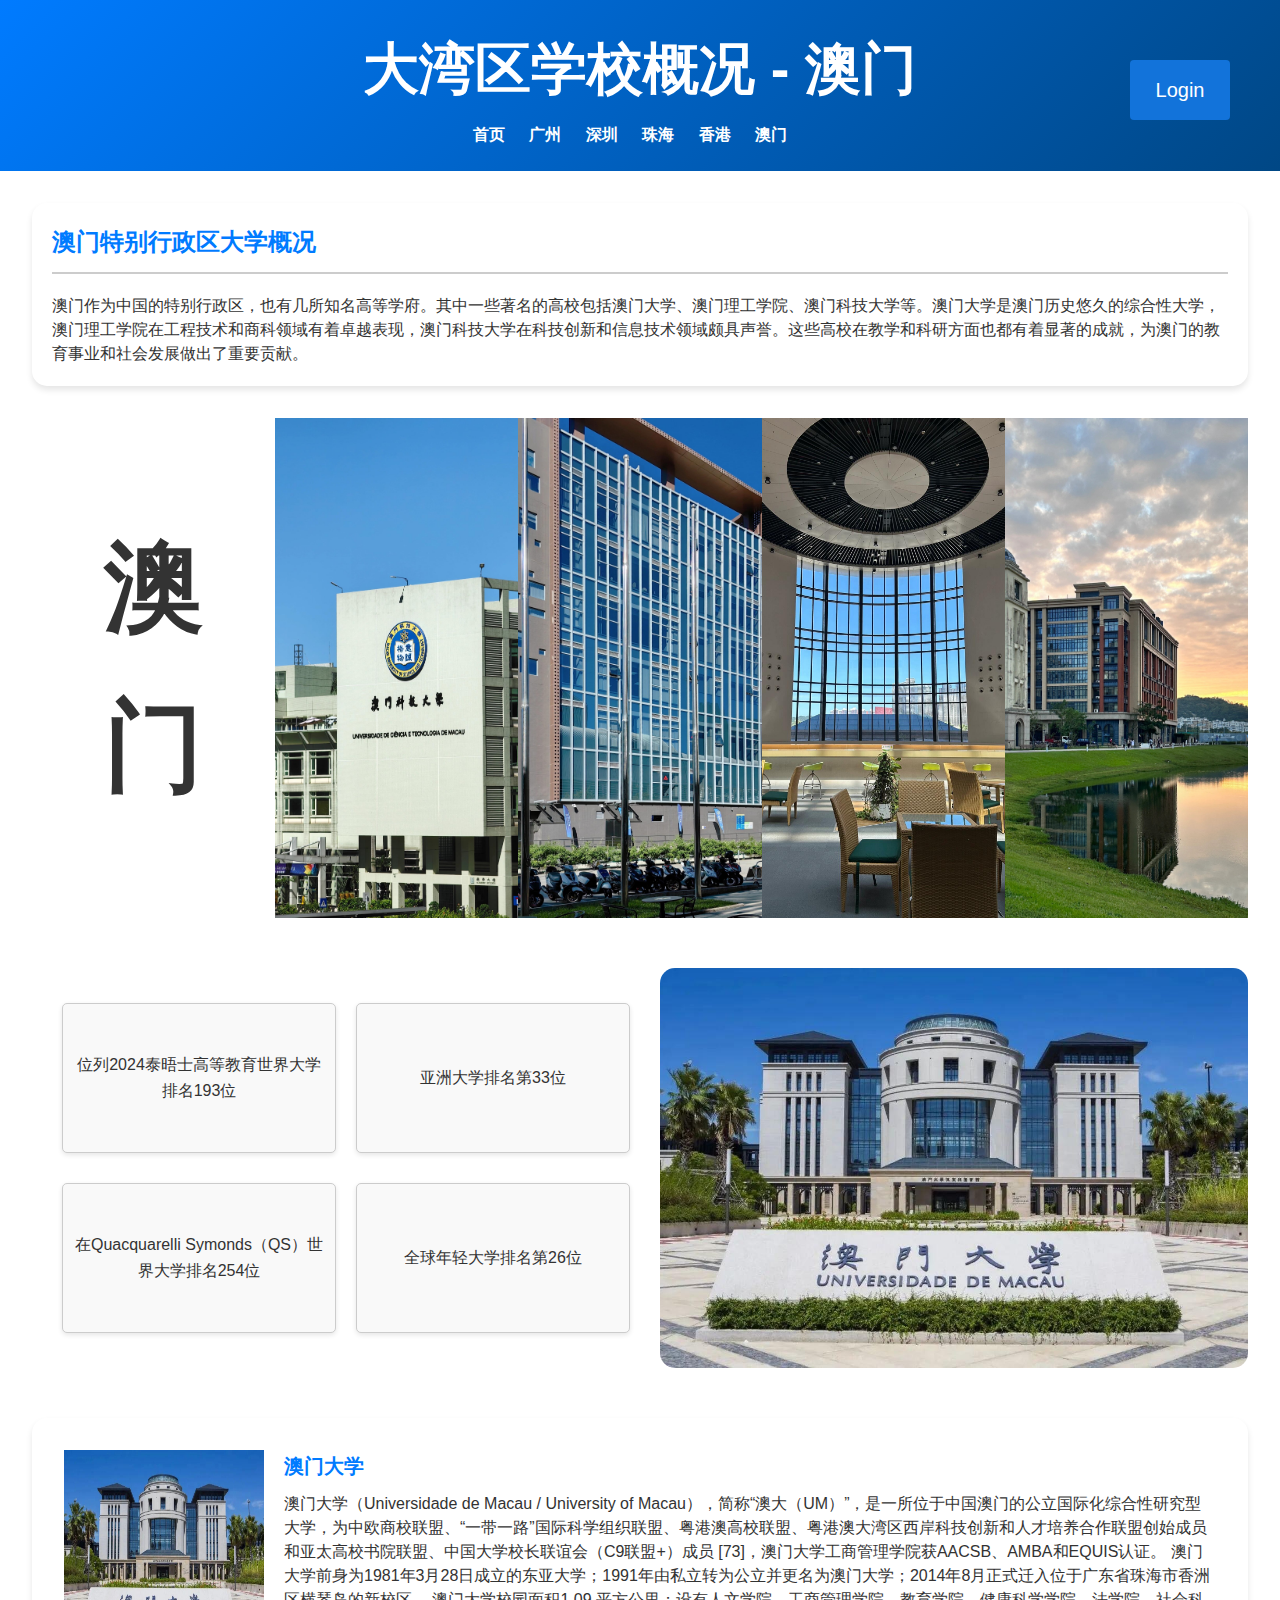
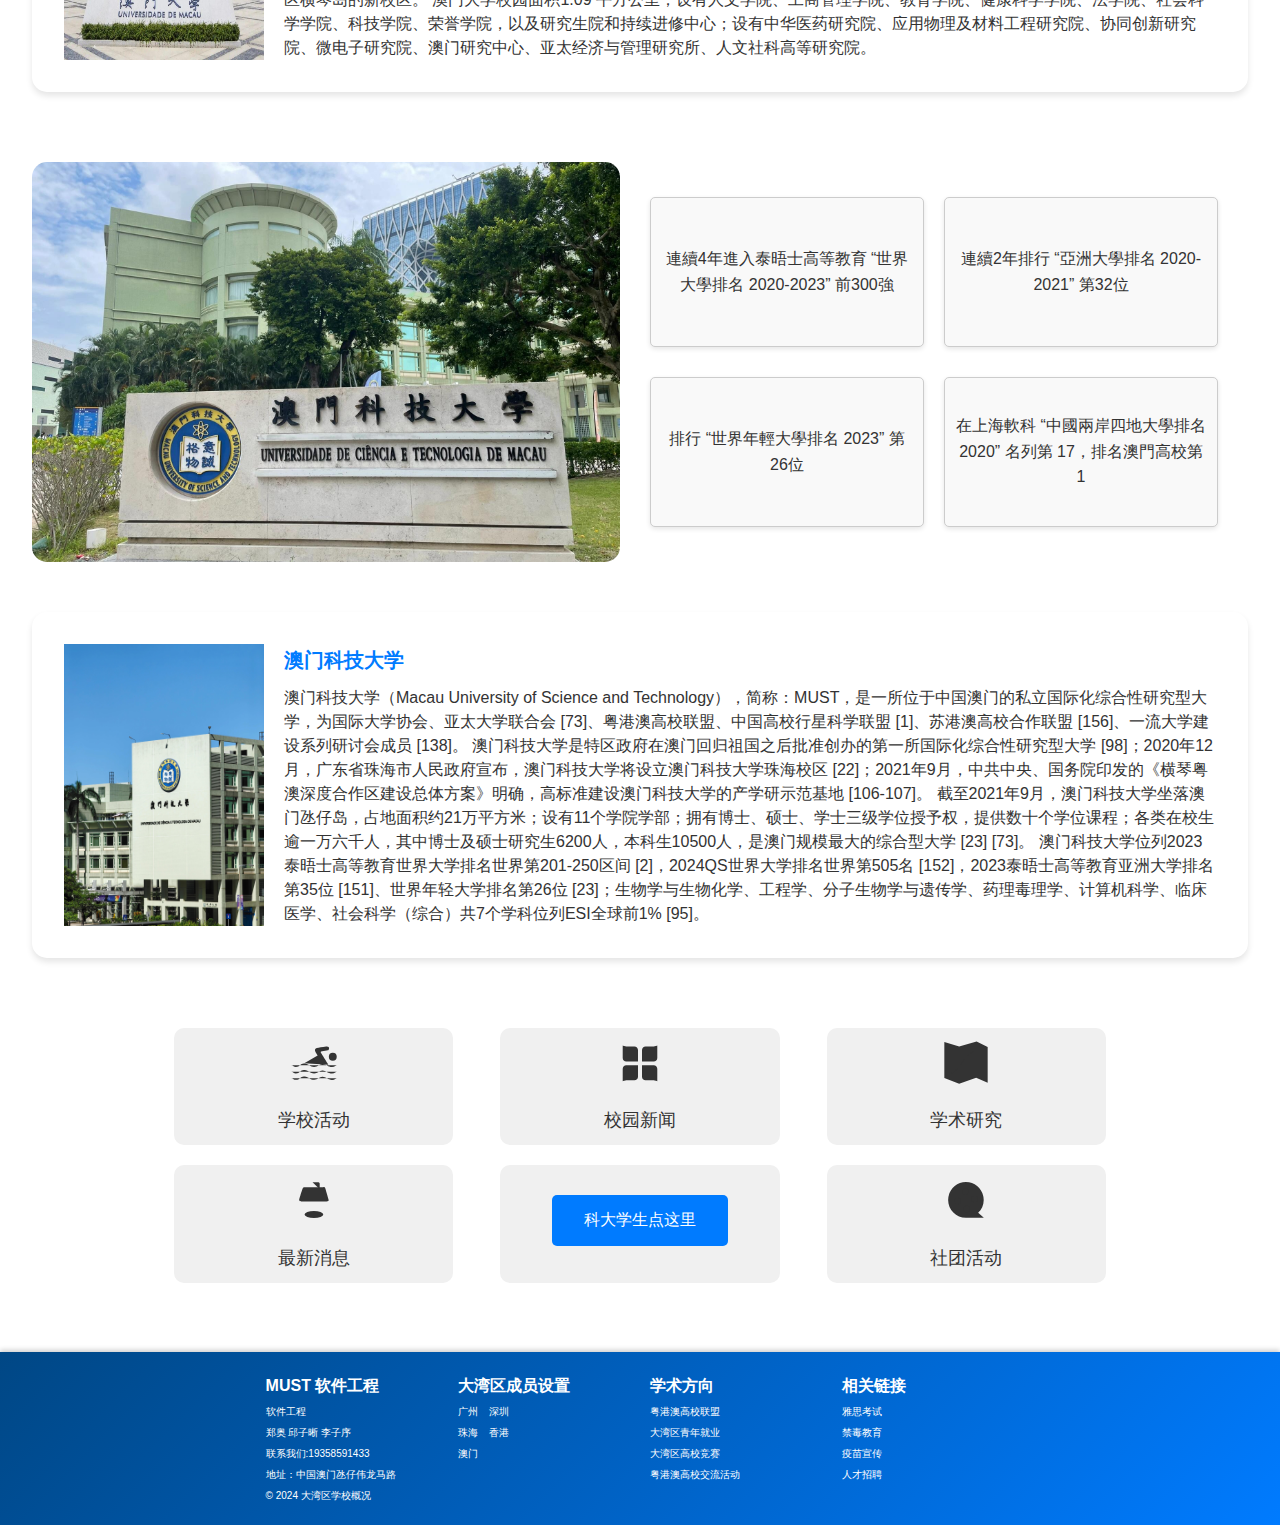
<file: web/macau.html>
<!DOCTYPE html>
<html lang="en">

<head>
    <meta charset="UTF-8">
    <meta name="viewport" content="width=device-width, initial-scale=1.0">
    <title>大湾区学校概况 - 澳门</title>
    <link rel="stylesheet" href="css/style5.css">
    <link rel="stylesheet" href="css/style3.css">
    <link rel="stylesheet" href="css/login.css">
    <link rel="stylesheet" href="css/macau.css">

</head>

<body>
    <header>
        <h1>大湾区学校概况 - 澳门</h1>
        <nav>
            <ul>
                <li><a href="index.html">首页</a></li>
                <li><a href="guangzhou.html">广州</a></li>
                <li><a href="shenzhen.html">深圳</a></li>
                <li><a href="zhuhai.html">珠海</a></li>
                <li><a href="hongkong.html">香港</a></li>
                <li><a href="macau.html">澳门</a></li>
            </ul>
        </nav>
        <button id="login"><a href="login.html">Login</a></button>
    </header>

    <main>

        <section id="province-intro">
            <h2>澳门特别行政区大学概况</h2>
            <hr> <!-- 添加分隔线 -->
            <p>
                澳门作为中国的特别行政区，也有几所知名高等学府。其中一些著名的高校包括澳门大学、澳门理工学院、澳门科技大学等。澳门大学是澳门历史悠久的综合性大学，澳门理工学院在工程技术和商科领域有着卓越表现，澳门科技大学在科技创新和信息技术领域颇具声誉。这些高校在教学和科研方面也都有着显著的成就，为澳门的教育事业和社会发展做出了重要贡献。
            </p>
        </section>



        <div class="container2">


            <div class="item ">
                <div style=" font-size: 100px; 
                font-weight: bold; 
                font-family: 'cursive'; ">
                    <p>
                        澳<br>门
                    </p>
                </div>
            </div>

            <div class="item">
                <img src="./img/IMG_1408.jpg" alt="Image 1">
            </div>
            <div class="item">

                <img src="./img/IMG_1409.jpg" alt="Image 2">
            </div>
            <div class="item">

                <img src="./img/IMG_1410.jpg" alt="Image 3">
            </div>
            <div class="item">

                <img src="./img/IMG_1411.jpg" alt="Image 4">
            </div>
        </div>


        <div class="inner-content" style="margin-bottom: 50px;"><!--用来调整底边距离--></div>



        <div class="container">
            <div class="left-side2">
                <div class="sub-section">
                    <p>位列2024泰晤士高等教育世界大学排名193位</p>
                </div>
                <div class="sub-section">
                    <p>亚洲大学排名第33位</p>
                </div>
                <div class="sub-section">
                    <p>在Quacquarelli Symonds（QS）世界大学排名254位</p>
                </div>
                <div class="sub-section">
                    <p>全球年轻大学排名第26位</p>
                </div>
            </div>
            <div class="right-side2">
                <img src="./img/IMG_03.jpg" alt="描述性文字">
            </div>
        </div>

        <div class="inner-content" style="margin-bottom: 50px;"><!--用来调整底边距离--></div>

        <section class="university">
            <img src="img/IMG_03.jpg" alt="universty 2">
            <div>
                <h3><a href="https://www.um.edu.mo/" style="text-decoration: none;color: inherit;">澳门大学</a></h3>
                <p> 澳门大学（Universidade de Macau / University of
                    Macau），简称“澳大（UM）”，是一所位于中国澳门的公立国际化综合性研究型大学，为中欧商校联盟、“一带一路”国际科学组织联盟、粤港澳高校联盟、粤港澳大湾区西岸科技创新和人才培养合作联盟创始成员和亚太高校书院联盟、中国大学校长联谊会（C9联盟+）成员
                    [73]，澳门大学工商管理学院获AACSB、AMBA和EQUIS认证。
                    澳门大学前身为1981年3月28日成立的东亚大学；1991年由私立转为公立并更名为澳门大学；2014年8月正式迁入位于广东省珠海市香洲区横琴岛的新校区。
                    澳门大学校园面积1.09
                    平方公里；设有人文学院、工商管理学院、教育学院、健康科学学院、法学院、社会科学学院、科技学院、荣誉学院，以及研究生院和持续进修中心；设有中华医药研究院、应用物理及材料工程研究院、协同创新研究院、微电子研究院、澳门研究中心、亚太经济与管理研究所、人文社科高等研究院。

                </p>
            </div>
        </section>

        <div class="inner-content" style="margin-bottom: 50px;"><!--用来调整底边距离--></div>


        <div class="inner-content" style="margin-bottom: 70px;"><!--用来调整底边距离--></div>


        <div class="container">
            <div class="left-side">
                <img src="./img/IMG_1412.jpg" alt="描述性文字">
            </div>
            <div class="right-side">
                <div class="sub-section">
                    <p>連續4年進入泰晤士高等教育 “世界大學排名 2020-2023” 前300強</p>
                </div>
                <div class="sub-section">
                    <p>連續2年排行 “亞洲大學排名 2020-2021” 第32位</p>
                </div>
                <div class="sub-section">
                    <p>排行 “世界年輕大學排名 2023” 第26位</p>
                </div>
                <div class="sub-section">
                    <p>在上海軟科 “中國兩岸四地大學排名 2020” 名列第 17，排名澳門高校第 1</p>
                </div>
            </div>
        </div>

        <div class="inner-content" style="margin-bottom: 50px;"><!--用来调整底边距离--></div>

        <section class="university">
            <img src="img/IMG_04.jpg" alt="universty 1">
            <div>
                <h3><a href="https://www.must.edu.mo/" style="text-decoration: none;color: inherit;">澳门科技大学</a></h3>
                <p>澳门科技大学（Macau University of Science and Technology），简称：MUST，是一所位于中国澳门的私立国际化综合性研究型大学，为国际大学协会、亚太大学联合会
                    [73]、粤港澳高校联盟、中国高校行星科学联盟 [1]、苏港澳高校合作联盟 [156]、一流大学建设系列研讨会成员 [138]。
                    澳门科技大学是特区政府在澳门回归祖国之后批准创办的第一所国际化综合性研究型大学 [98]；2020年12月，广东省珠海市人民政府宣布，澳门科技大学将设立澳门科技大学珠海校区
                    [22]；2021年9月，中共中央、国务院印发的《横琴粤澳深度合作区建设总体方案》明确，高标准建设澳门科技大学的产学研示范基地 [106-107]。
                    截至2021年9月，澳门科技大学坐落澳门氹仔岛，占地面积约21万平方米；设有11个学院学部；拥有博士、硕士、学士三级学位授予权，提供数十个学位课程；各类在校生逾一万六千人，其中博士及硕士研究生6200人，本科生10500人，是澳门规模最大的综合型大学
                    [23] [73]。
                    澳门科技大学位列2023泰晤士高等教育世界大学排名世界第201-250区间 [2]，2024QS世界大学排名世界第505名 [152]，2023泰晤士高等教育亚洲大学排名第35位
                    [151]、世界年轻大学排名第26位 [23]；生物学与生物化学、工程学、分子生物学与遗传学、药理毒理学、计算机科学、临床医学、社会科学（综合）共7个学科位列ESI全球前1% [95]。
                </p>
            </div>
        </section>



        <div class="container-other">
            <div class="nav-item">
                <a href="https://www.must.edu.mo/activity/id-13628.html">
                    <svg class="nav-icon" version="1.1" id="svg7" xmlns="http://www.w3.org/2000/svg"
                        xmlns:xlink="http://www.w3.org/1999/xlink" x="0px" y="0px" viewBox="0 0 70 60"
                        xml:space="preserve">
                        <circle class="st0" cx="61.3" cy="21.2" r="5.5" />
                        <path class="st1"
                            d="M55.3,32.6c0,0-10.1-16-10.6-16.9s-0.9-1.9,1.6-2.2s6.5-1,8.2-1.2s3.5-6.1-2.4-5.4s-10.5,1.7-13,2s-3.7,2.8-1.8,6s2.8,4.5,2.8,4.5l-18.7,11" />
                        <path class="st1"
                            d="M3,33.2c3.1,0.1,3.7,2.4,6.5,2.4c6.3,0,6.4-5.5,12.3-4.8s8.1,4.9,13.4,4.8s7.6-4.5,11.9-4.2s7.6,4.3,13.1,4.3c4.2,0,5.4-2.4,6.8-2.4" />
                        <path class="st1"
                            d="M3,42.2c3.1,0.1,3.7,2.4,6.5,2.4c6.3,0,6.4-5.5,12.3-4.8s8.1,4.9,13.4,4.8s7.6-4.5,11.9-4.2s7.6,4.3,13.1,4.3c4.2,0,5.4-2.4,6.8-2.4" />
                        <path class="st1"
                            d="M3,51.2c3.1,0.1,3.7,2.4,6.5,2.4c6.3,0,6.4-5.5,12.3-4.8s8.1,4.9,13.4,4.8s7.6-4.5,11.9-4.2s7.6,4.3,13.1,4.3c4.2,0,5.4-2.4,6.8-2.4" />
                    </svg>
                    <span>学校活动</span>
                </a>
            </div>

            <div class="nav-item">
                <a href="https://www.must.edu.mo/article/id-13630.html">
                    <svg class="nav-icon" version="1.1" id="svg5" xmlns="http://www.w3.org/2000/svg"
                        xmlns:xlink="http://www.w3.org/1999/xlink" x="0px" y="0px" viewBox="0 0 70 60"
                        xml:space="preserve">
                        <path class="st0"
                            d="M27.2,28H15.8c-2.8,0-5-2.2-5-5V11.8c0-1.4,0-6.4,0-6.4s3.6,1.4,5,1.4h11.4c2.8,0,5,2.2,5,5V23c0,1.2,0,5,0,5S28.7,28,27.2,28z"
                            style="stroke-dasharray: 83, 85; stroke-dashoffset: 0;"></path>
                        <path class="st1"
                            d="M59.2,5.4c0,0-3.6,1.4-5,1.4H42.8c-2.8,0-5,2.2-5,5V23c0,1.2,0,5,0,5s3.5,0,5,0h11.4c2.8,0,5-2.2,5-5V11.8"
                            style="stroke-dasharray: 77, 79; stroke-dashoffset: 0;"></path>
                        <path class="st1"
                            d="M10.8,55.6c0,0,3.6-1.4,5-1.4h11.4c2.8,0,5-2.2,5-5V38c0-1.2,0-5,0-5s-3.5,0-5,0H15.8c-2.8,0-5,2.2-5,5v11.2"
                            style="stroke-dasharray: 77, 79; stroke-dashoffset: 0;"></path>
                        <path class="st0"
                            d="M42.8,33h11.4c2.8,0,5,2.2,5,5v11.2c0,1.4,0,6.4,0,6.4s-3.6-1.4-5-1.4H42.8c-2.8,0-5-2.2-5-5V38c0-1.2,0-5,0-5S41.2,33,42.8,33z"
                            style="stroke-dasharray: 83, 85; stroke-dashoffset: 0;"></path>
                    </svg>
                    <span>校园新闻</span>
                </a>
            </div>

            <div class="nav-item">
                <a href="https://www.must.edu.mo/research">
                    <svg class="nav-icon" version="1.1" id="svg3" xmlns="http://www.w3.org/2000/svg"
                        xmlns:xlink="http://www.w3.org/1999/xlink" x="0px" y="0px" viewBox="0 0 90 90"
                        xml:space="preserve">
                        <g id="XMLID_23_">
                            <polygon id="XMLID_16_" class="st0"
                                points="6,7 6,72 32.7,82.5 63.3,71.6 84,80.5 84,16 64.1,6.1 32.7,15.3" />
                            <line id="XMLID_18_" class="st1" x1="32" y1="70" x2="32" y2="81" />
                            <line id="XMLID_19_" class="st1" x1="64" y1="43" x2="64" y2="70" />
                            <line id="XMLID_20_" class="st1" x1="33" y1="28" x2="33" y2="15" />
                            <path id="XMLID_24_" class="st1" d="M67.8,22.9c1.3,0,2.6,0,3.9,0.2" />
                            <path id="XMLID_17_" class="st1" d="M47.7,31.8c3.1-3.1,6.7-5.8,11.1-7.4" />
                            <path id="XMLID_22_" class="st1" d="M35.7,47.6c2.2-3,4.4-6.4,6.8-9.6" />
                            <path id="XMLID_21_" class="st1" d="M18.6,63.5c0,0,4.2-1,11.3-8.7" />
                        </g>
                    </svg>
                    <span>学术研究</span>
                </a>
            </div>

            <div class="nav-item">
                <a href="https://www.must.edu.mo/student-affairs-office/news">
                    <svg class="nav-icon" version="1.1" id="svg9" xmlns="http://www.w3.org/2000/svg"
                        xmlns:xlink="http://www.w3.org/1999/xlink" x="0px" y="0px" viewBox="0 0 70 60"
                        xml:space="preserve">
                        <path class="st0"
                            d="M21,12h27c0,0,2-1,2.9,1.9s4.2,14.6,4.5,15.7c0.3,1.1,0.1,2.4-2.9,2.4S17,32,17,32s-3.6,0.2-2.6-3.5s4.2-13.2,4.7-14.7C19.5,12.4,21,12,21,12z" />
                        <path class="st1" d="M33,5c2.6,0,8,0,8,0s2,0,2,2.2s0,7.8,0,7.8" />
                        <line class="st1" x1="35" y1="32" x2="35" y2="45" />
                        <ellipse class="st1" cx="34.9" cy="50.2" rx="13.1" ry="4.9" />
                    </svg>
                    <span>最新消息</span>
                </a>
            </div>

            <div class="nav-item">
                <button onclick="openBarrage()" class="openbarrage">科大学生点这里</button>
            </div>

            <div class="nav-item">
                <a href="https://www.must.edu.mo/custom-html/campus-life.html">
                    <svg class="nav-icon" version="1.1" id="svg10" xmlns="http://www.w3.org/2000/svg"
                        xmlns:xlink="http://www.w3.org/1999/xlink" x="0px" y="0px" viewBox="0 0 70 60"
                        xml:space="preserve">
                        <path class="st0"
                            d="M52,48c4.8-4.5,7.8-11,7.8-18.1c0-13.8-11.1-25-24.9-25S10,16.2,10,30s11.2,25,25,25h25" />
                        <circle class="st0" cx="47" cy="28.5" r="4.5" />
                        <circle class="st0" cx="23" cy="31.5" r="4.5" />
                        <circle class="st0" cx="36" cy="42.5" r="4.5" />
                        <circle class="st0" cx="34" cy="18.5" r="4.5" />
                    </svg>
                    <span>社团活动</span>
                </a>
            </div>
        </div>
        <div class="inner-content" style="margin-bottom: 170px;"><!--用来调整底边距离--></div>
        <div class="rear">
            <div class="rear-content">
                <div class="column">
                    <p><strong>MUST 软件工程 </strong></p>
                    <p>软件工程 </p>
                    <p>郑奥 邱子晰 李子序</p>
                    <p>联系我们:19358591433</p>
                    <p>地址：中国澳门氹仔伟龙马路</p>
                    <p>&copy; 2024 大湾区学校概况</p>
                </div>
                <div class="column">
                    <p><strong>大湾区成员设置</strong></p>
                    <p>广州 &nbsp;&nbsp; 深圳 </p>
                    <p>珠海 &nbsp;&nbsp; 香港</p>
                    <p>澳门</p>

                </div>
                <div class="column">
                    <p><strong>学术方向</strong></p>
                    <p>粤港澳高校联盟</p>
                    <p>大湾区青年就业</p>
                    <p>大湾区高校竞赛</p>
                    <p>粤港澳高校交流活动 </p>
                </div>
                <div class="column">
                    <p><strong> 相关链接</strong></p>
                    <p> 雅思考试</p>
                    <p> 禁毒教育</p>
                    <p> 疫苗宣传</p>
                    <p> 人才招聘</p>
                </div>
            </div>
        </div>
    </main>

    <script src="js/login.js"></script>
</body>

</html>
</file>
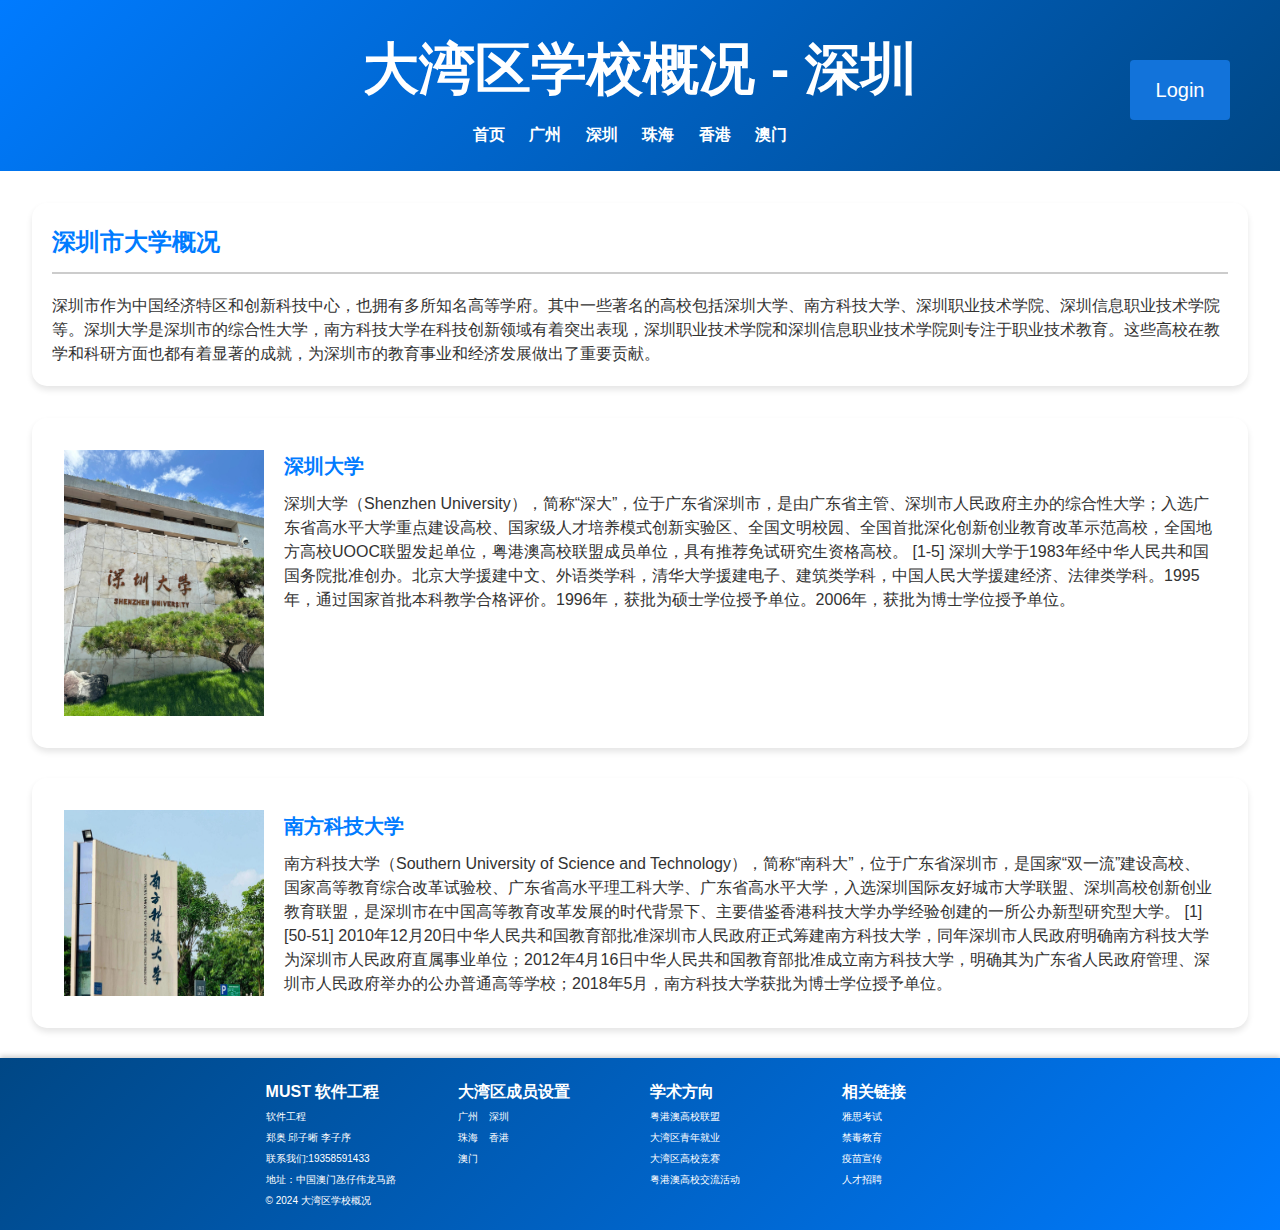
<file: web/shenzhen.html>
<!DOCTYPE html>
<html lang="en">

<head>
    <meta charset="UTF-8">
    <meta name="viewport" content="width=device-width, initial-scale=1.0">
    <title>大湾区学校概况 - 深圳</title>
    <link rel="stylesheet" href="css/style5.css">
    <link rel="stylesheet" href="css/style3.css">
    <link rel="stylesheet" href="css/login.css">
</head>

<body>
    <header>
        <h1>大湾区学校概况 - 深圳</h1>
        <nav>
            <ul>
                <li><a href="index.html">首页</a></li>
                <li><a href="guangzhou.html">广州</a></li>
                <li><a href="shenzhen.html">深圳</a></li>
                <li><a href="zhuhai.html">珠海</a></li>
                <li><a href="hongkong.html">香港</a></li>
                <li><a href="macau.html">澳门</a></li>
            </ul>
        </nav>
        <button id="login"><a href="login.html">Login</a></button>
    </header>

    <main>
        <section id="province-intro">
            <h2>深圳市大学概况</h2>
            <hr> <!-- 添加分隔线 -->
            <p>深圳市作为中国经济特区和创新科技中心，也拥有多所知名高等学府。其中一些著名的高校包括深圳大学、南方科技大学、深圳职业技术学院、深圳信息职业技术学院等。深圳大学是深圳市的综合性大学，南方科技大学在科技创新领域有着突出表现，深圳职业技术学院和深圳信息职业技术学院则专注于职业技术教育。这些高校在教学和科研方面也都有着显著的成就，为深圳市的教育事业和经济发展做出了重要贡献。
            </p>
        </section>

        <section class="university">
            <img src="img/IMG_08.jpg" alt="universty 1">
            <div>
                <h3><a href="https://www.szu.edu.cn/" style="text-decoration: none;color: inherit;">深圳大学</a></h3>
                <p>深圳大学（Shenzhen
                    University），简称“深大”，位于广东省深圳市，是由广东省主管、深圳市人民政府主办的综合性大学；入选广东省高水平大学重点建设高校、国家级人才培养模式创新实验区、全国文明校园、全国首批深化创新创业教育改革示范高校，全国地方高校UOOC联盟发起单位，粤港澳高校联盟成员单位，具有推荐免试研究生资格高校。
                    [1-5]
                    深圳大学于1983年经中华人民共和国国务院批准创办。北京大学援建中文、外语类学科，清华大学援建电子、建筑类学科，中国人民大学援建经济、法律类学科。1995年，通过国家首批本科教学合格评价。1996年，获批为硕士学位授予单位。2006年，获批为博士学位授予单位。
                </p>
            </div>
        </section>

        <section class="university">
            <img src="img/IMG_10.jpg" alt="universty 2">
            <div>
                <h3><a href="https://www.sustech.edu.cn/" style="text-decoration: none;color: inherit;">南方科技大学</a></h3>
                <p>南方科技大学（Southern University of Science and
                    Technology），简称“南科大”，位于广东省深圳市，是国家“双一流”建设高校、国家高等教育综合改革试验校、广东省高水平理工科大学、广东省高水平大学，入选深圳国际友好城市大学联盟、深圳高校创新创业教育联盟，是深圳市在中国高等教育改革发展的时代背景下、主要借鉴香港科技大学办学经验创建的一所公办新型研究型大学。
                    [1] [50-51]
                    2010年12月20日中华人民共和国教育部批准深圳市人民政府正式筹建南方科技大学，同年深圳市人民政府明确南方科技大学为深圳市人民政府直属事业单位；2012年4月16日中华人民共和国教育部批准成立南方科技大学，明确其为广东省人民政府管理、深圳市人民政府举办的公办普通高等学校；2018年5月，南方科技大学获批为博士学位授予单位。
                </p>
            </div>
        </section>

        <div class="inner-content" style="margin-bottom: 170px;"><!--用来调整底边距离--></div>
        <div class="rear">
            <div class="rear-content">
                <div class="column">
                    <p><strong>MUST 软件工程 </strong></p>
                    <p>软件工程 </p>
                    <p>郑奥 邱子晰 李子序</p>
                    <p>联系我们:19358591433</p>
                    <p>地址：中国澳门氹仔伟龙马路</p>
                    <p>&copy; 2024 大湾区学校概况</p>
                </div>
                <div class="column">
                    <p><strong>大湾区成员设置</strong></p>
                    <p >广州 &nbsp;&nbsp; 深圳 </p>
                    <p >珠海 &nbsp;&nbsp; 香港</p>
                    <p >澳门</p>

                </div>
                <div class="column">
                    <p><strong>学术方向</strong></p>
                    <p>粤港澳高校联盟</p>
                    <p>大湾区青年就业</p>
                    <p>大湾区高校竞赛</p>
                    <p>粤港澳高校交流活动   </p>
                </div>
                <div class="column">
                    <p><strong> 相关链接</strong></p>
                    <p> 雅思考试</p>
                    <p> 禁毒教育</p>
                    <p> 疫苗宣传</p>
                    <p> 人才招聘</p>
                </div>
            </div>
        </div>
    </main>
    <script src="js/login.js"></script>
</body>
</html>
</file>
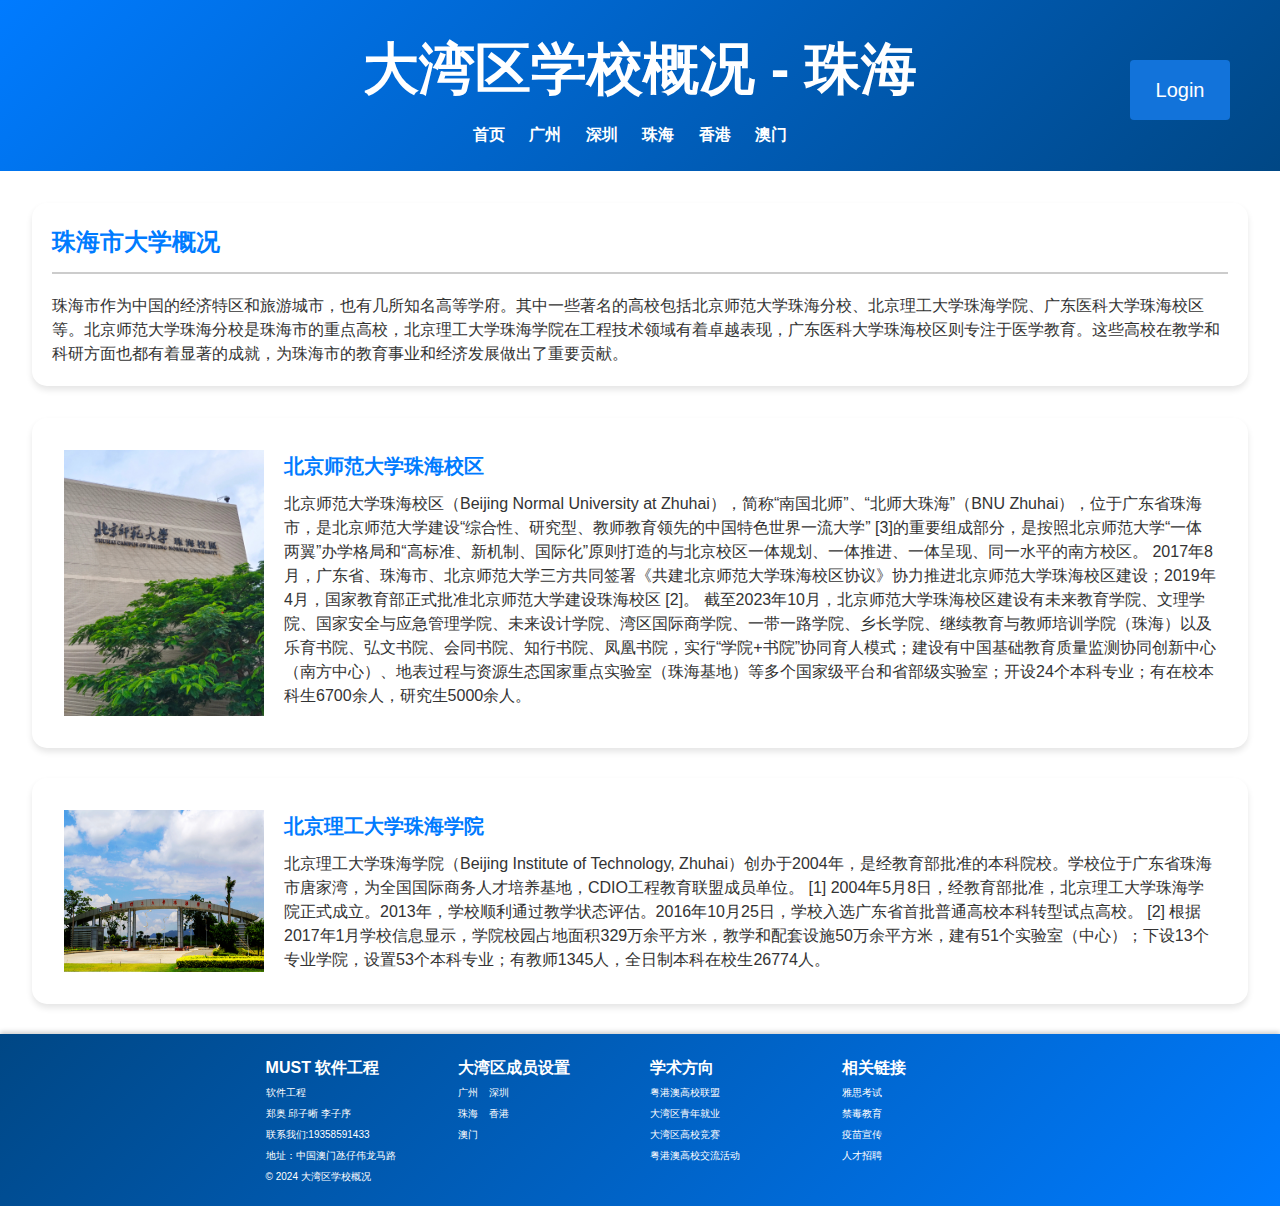
<file: web/zhuhai.html>
<!DOCTYPE html>
<html lang="en">

<head>
    <meta charset="UTF-8">
    <meta name="viewport" content="width=device-width, initial-scale=1.0">
    <title>大湾区学校概况 - 珠海</title>
    <link rel="stylesheet" href="css/style5.css">
    <link rel="stylesheet" href="css/style3.css">
    <link rel="stylesheet" href="css/login.css">
</head>

<body>
    <header>
        <h1>大湾区学校概况 - 珠海</h1>
        <nav>
            <ul>
                <li><a href="index.html">首页</a></li>
                <li><a href="guangzhou.html">广州</a></li>
                <li><a href="shenzhen.html">深圳</a></li>
                <li><a href="zhuhai.html">珠海</a></li>
                <li><a href="hongkong.html">香港</a></li>
                <li><a href="macau.html">澳门</a></li>
            </ul>
        </nav>
        <button id="login"><a href="login.html">Login</a></button>
    </header>

    <main>
        <section id="province-intro">
            <h2>珠海市大学概况</h2>
            <hr> <!-- 添加分隔线 -->
            <p>珠海市作为中国的经济特区和旅游城市，也有几所知名高等学府。其中一些著名的高校包括北京师范大学珠海分校、北京理工大学珠海学院、广东医科大学珠海校区等。北京师范大学珠海分校是珠海市的重点高校，北京理工大学珠海学院在工程技术领域有着卓越表现，广东医科大学珠海校区则专注于医学教育。这些高校在教学和科研方面也都有着显著的成就，为珠海市的教育事业和经济发展做出了重要贡献。
            </p>
        </section>

        <section class="university">
            <img src="img/IMG_09.jpg" alt="universty 1">
            <div>
                <h3><a href="https://www.bnuzh.edu.cn/" style="text-decoration: none;color: inherit;">北京师范大学珠海校区</a>
                </h3>
                <p>北京师范大学珠海校区（Beijing Normal University at Zhuhai），简称“南国北师”、“北师大珠海”（BNU
                    Zhuhai），位于广东省珠海市，是北京师范大学建设“综合性、研究型、教师教育领先的中国特色世界一流大学”
                    [3]的重要组成部分，是按照北京师范大学“一体两翼”办学格局和“高标准、新机制、国际化”原则打造的与北京校区一体规划、一体推进、一体呈现、同一水平的南方校区。
                    2017年8月，广东省、珠海市、北京师范大学三方共同签署《共建北京师范大学珠海校区协议》协力推进北京师范大学珠海校区建设；2019年4月，国家教育部正式批准北京师范大学建设珠海校区 [2]。
                    截至2023年10月，北京师范大学珠海校区建设有未来教育学院、文理学院、国家安全与应急管理学院、未来设计学院、湾区国际商学院、一带一路学院、乡长学院、继续教育与教师培训学院（珠海）以及乐育书院、弘文书院、会同书院、知行书院、凤凰书院，实行“学院+书院”协同育人模式；建设有中国基础教育质量监测协同创新中心（南方中心）、地表过程与资源生态国家重点实验室（珠海基地）等多个国家级平台和省部级实验室；开设24个本科专业；有在校本科生6700余人，研究生5000余人。
                </p>
            </div>
        </section>

        <section class="university">
            <img src="img/IMG-11.jpg" alt="universty 2">
            <div>
                <h3><a href="https://www.bitzh.edu.cn/index/#/" style="text-decoration: none;color: inherit;">北京理工大学珠海学院</a>
                </h3>
                <p>北京理工大学珠海学院（Beijing Institute of Technology, Zhuhai）创办于2004年，是经教育部批准的本科院校。学校位于广东省珠海市唐家湾，为全国国际商务人才培养基地，CDIO工程教育联盟成员单位。 [1]
                    2004年5月8日，经教育部批准，北京理工大学珠海学院正式成立。2013年，学校顺利通过教学状态评估。2016年10月25日，学校入选广东省首批普通高校本科转型试点高校。 [2]
                    根据2017年1月学校信息显示，学院校园占地面积329万余平方米，教学和配套设施50万余平方米，建有51个实验室（中心）；下设13个专业学院，设置53个本科专业；有教师1345人，全日制本科在校生26774人。
                </p>
            </div>
        </section>

        <div class="inner-content" style="margin-bottom: 170px;"><!--用来调整底边距离--></div>
        <div class="rear">
            <div class="rear-content">
                <div class="column">
                    <p><strong>MUST 软件工程 </strong></p>
                    <p>软件工程 </p>
                    <p>郑奥 邱子晰 李子序</p>
                    <p>联系我们:19358591433</p>
                    <p>地址：中国澳门氹仔伟龙马路</p>
                    <p>&copy; 2024 大湾区学校概况</p>
                </div>
                <div class="column">
                    <p><strong>大湾区成员设置</strong></p>
                    <p >广州 &nbsp;&nbsp; 深圳 </p>
                    <p >珠海 &nbsp;&nbsp; 香港</p>
                    <p >澳门</p>

                </div>
                <div class="column">
                    <p><strong>学术方向</strong></p>
                    <p>粤港澳高校联盟</p>
                    <p>大湾区青年就业</p>
                    <p>大湾区高校竞赛</p>
                    <p>粤港澳高校交流活动   </p>
                </div>
                <div class="column">
                    <p><strong> 相关链接</strong></p>
                    <p> 雅思考试</p>
                    <p> 禁毒教育</p>
                    <p> 疫苗宣传</p>
                    <p> 人才招聘</p>
                </div>
            </div>
        </div>
    </main>

    <script src="js/login.js"></script>
</body>

</html>
</file>
<file: web/css/style5.css>
* {
    margin: 0;
    padding: 0;
    box-sizing: border-box;
}

.space {
    height: 800px;
    /* 设置空隙的高度 */
}

body {
    font-family: 'Open Sans', Arial, sans-serif;
    /* 使用更加现代的字体 */
    line-height: 1.6;
    background-color: #f8f8f8;
    color: #333;
}

header {
    background: linear-gradient(135deg, #007bff 0%, #004785 100%);
    color: #fff;
    padding: 1.5rem;
    text-align: center;
    box-shadow: 0 2px 5px rgba(0, 0, 0, 0.2);
    /* 添加阴影效果 */
}

header h1 {
    font-size: 3.5rem;
    /* 调整字体大小 */
    margin-bottom: .5rem;
    /* 添加底部边距 */
}

main h1 {
    text-align: center;
    margin-top: 20px;
    /* 在上方添加20像素的间隙 */
    margin-bottom: 20px;
    /* 在下方添加20像素的间隙 */
}


nav ul {
    list-style: none;
    padding: 0;
}

nav ul li {
    display: inline;
    margin-right: 20px;
}

nav ul li a {
    text-decoration: none;
    color: #fff;
    font-weight: bold;
    transition: color 0.3s ease;
    /* 添加颜色过渡效果 */
}

nav ul li a:hover {
    color: #a8d0e6;
    /* 鼠标悬停时的颜色 */
}

main {
    padding: 2rem;
    background-color: #fff;
    z-index: 2;
    /* 主要内容的层叠顺序，比轮播图高 */
    position: relative;
    /* 确保 z-index 生效 */
}

section {
    margin-bottom: 2rem;
    background-color: #fff;
    padding: 2rem;
    border-radius: 15px;
    /* 增加圆角 */
    box-shadow: 0 4px 6px rgba(0, 0, 0, 0.1);
    /* 调整阴影效果 */
    transition: transform 0.3s ease;
    /* 添加变形过渡效果 */
}

section:hover {
    transform: translateY(-5px);
    /* 鼠标悬停时轻微上移 */
}


/*用于底部尾页的实现*/
.rear {
    background: linear-gradient(135deg, #004785 0%, #007bff 100%);
    color: #fff;
    text-align: left;
    padding: 1rem;
    position: absolute;
    bottom: 0; /* 使其位于底部 */
    left: 0;
    width: 100%;
    box-shadow: 0 -2px 5px rgba(0, 0, 0, 0.2);
}

.rear-content {
    display: flex;
    justify-content: space-between;
    width: 60%;
    margin: 0 auto; /* 将元素居中 */

}

.column {
    flex: 1;
    margin-right: 20px;
    min-width: 150px; /* 确保列有最小宽度 */
}

.column:last-child {
    margin-right: 0;
}

.column p {
    margin: 5px 0;
    font-size: 10px; /* 减小字体大小 */
}

.column p strong {
    font-size: 16px; /* 加大并加粗第一行，但相对较小 */
    font-weight: bold;
}

a {
    text-decoration: none;
    color: #fff;
}
</file>
<file: web/css/style3.css>
/* 新增样式用于省份介绍 */
#province-intro {
    padding: 20px 20px 20px 20px;
}

#province-intro h2 {
    font-size: 24px; /* 增加标题的字体大小 */
    color: #007bff; /* 设置标题颜色为蓝色 */
    margin-bottom: 10px; /* 增加标题与分隔线之间的间距 */
}

#province-intro hr {
    border: none; /* 移除默认分隔线的边框 */
    border-top: 2px solid #ccc; /* 添加分隔线的顶部边框 */
    margin: 10px 0 20px; /* 调整分隔线与内容之间的间距 */
}

#province-intro p {
    font-size: 16px; /* 设置介绍文字的字体大小 */
    line-height: 1.5; /* 设置行高为1.5倍 */
    color: #333; /* 设置文字颜色为深灰色 */
}

/* 新增样式用于大学介绍 */
.university {
    display: flex;
    margin-bottom: 30px; /* 增加大学介绍之间的间距 */
}

.university img {
    width: 200px; /* 控制图片的宽度 */
    height: auto; /* 让高度自适应 */
    margin-right: 20px; /* 图片与文字之间的间距 */
}

.university div {
    flex: 1; /* 让文字占据剩余的空间 */
}

.university h3 {
    font-size: 20px; /* 设置大学标题的字体大小 */
    color: #007bff; /* 设置标题颜色为蓝色 */
    margin-bottom: 10px; /* 增加标题与介绍之间的间距 */
}

.university p {
    font-size: 16px; /* 设置介绍文字的字体大小 */
    line-height: 1.5; /* 设置行高为1.5倍 */
    color: #333; /* 设置文字颜色为深灰色 */
}

/* 添加登录按钮样式 */
.openbarrage {
    background-color:#007bff; /* 深绿色背景 */
    color: white; /* 白色字体 */
    border: none; /* 没有边框 */
    border-radius: 5px; /* 圆角边框 */
    padding: 15px 32px; /* 更大的内边距 */
    text-align: center; /* 文本居中 */
    text-decoration: none; /* 去掉下划线 */
    display: inline-block;
    font-size: 16px; /* 字体大小 */
    margin-top: 20px; /* 调整按钮与内容的间距 */
}

.openbarrage:hover {
    background-color: #45a049; /* 鼠标悬停时的背景颜色 */
}
</file>
<file: web/css/login.css>
.modal {
    display: none;
    position: absolute;
    z-index: 1;
    width: 30%;
    height: 400px;
    margin-top: -700px;
    margin-left: 500px;
    margin-right: auto;
    padding: 10px;
    border: 1px solid #ccc;
    border-radius: 4px;
    background-color: #f5f5f5;
}

#login {
    position: absolute;
    top: 60px;
    right: 50px;
    width: 100px;
    height: 60px;
    font-size: 20px;
    border: none;
    cursor: pointer;
    background-color: #1273da;
    color: #fff;
    border-radius: 4px;
}

#login button:hover {
    background-color: #2e67a4;
}

#loginModal h2 {
    text-align: center;
    margin-top: 10px;
    margin-bottom: 10px;
}

#loginModal #username {
    width: 100%;
    margin-top: 20px;
    margin-bottom: 20px;
    padding: 8px;
    border: 1px solid #ccc;
    border-radius: 4px;
    font-size: 20px;
}

#loginModal #password {
    width: 100%;
    margin-top: 20px;
    margin-bottom: 20px;
    padding: 8px;
    border: 1px solid #ccc;
    border-radius: 4px;
    font-size: 20px;
}

#loginModal .btn {
    margin-top: 20px;
    text-align: center;
    margin-bottom: 20px;
}

#loginModal button {
    margin-left: 40px;
    margin-right: 40px;
    padding: 10px 20px;
    background-color: #1895de;
    color: #fff;
    border: none;
    border-radius: 4px;
    cursor: pointer;
    font-size: 16px;
}

#loginModal button:hover {
    background-color: #0f70d8;
}
</file>
<file: web/font_mw3z7ts489g/iconfont.css>
@font-face {
  font-family: "iconfont"; /* Project id  */
  src: url('iconfont.ttf?t=1675543788644') format('truetype');
}

.iconfont {
  font-family: "iconfont" !important;
  font-size: 16px;
  font-style: normal;
  -webkit-font-smoothing: antialiased;
  -moz-osx-font-smoothing: grayscale;
}

.icon-weixin:before {
  content: "\f0106";
}

.icon-QQ:before {
  content: "\e882";
}

.icon-bilibili-line:before {
  content: "\e66d";
}
</file>
<file: web/css/macau.css>
/*macau页面的主文字*/
.main-wrapper {
    width: 70%;
    margin: 0 auto; /* 水平居中 */
    max-width: 1200px; /* 可以设置一个最大宽度 */
}



.container {
    display: flex;
    width: 100%; /* 确保子容器填充整个父容器宽度 */
    flex-grow: 1; /* 让容器充满整个可用空间 */
    margin-top: 40px;
}

.left-side,
.right-side {
    flex: 1;
    display: flex;
    justify-content: center;
    align-items: center; /* 修改为center以确保内容垂直居中 */
    width: 50%; /* 每边占据50%的宽度 */
}

.left-side img {
    width: 100%; /* 宽度填满父容器 */
    height: 400px; /* 示例固定高度，根据需要调整 */
    object-fit: cover; /* 确保图片覆盖整个区域，不失真 */
    border-radius: 15px; /* 维持圆角 */
}


.right-side {
    flex: 1;
    display: flex;
    flex-wrap: wrap; /* 允许子元素换行 */
    padding: 20px;
    justify-content: center; /* 水平居中 */
    align-items: center; /* 垂直居中 */
    width: 50%; /* 每边占据50%的宽度 */
}

.right-side .sub-section {
    flex-basis: calc(50% - 20px); /* 减去margin确保两列 */
    display: flex;
    justify-content: center;
    align-items: center;
    text-align: center;
    margin: 10px;
    padding: 10px;
    border: 1px solid #ccc;
    border-radius: 5px;
    background-color: #f9f9f9;
    box-shadow: 0 2px 5px rgba(0, 0, 0, 0.1);
    height: 150px;
}

.left-side2,
.right-side2 {
    flex: 1;
    display: flex;
    justify-content: center;
    align-items: center; /* 修改为center以确保内容垂直居中 */
    width: 50%; /* 每边占据50%的宽度 */
}

.right-side2 img {
    width: 100%; /* 宽度填满父容器 */
    height: 400px; /* 示例固定高度，根据需要调整 */
    object-fit: cover; /* 确保图片覆盖整个区域，不失真 */
    border-radius: 15px; /* 维持圆角 */
}

.left-side2{
    flex: 1;
    display: flex;
    flex-wrap: wrap; /* 允许子元素换行 */
    padding: 20px;
    justify-content: center; /* 水平居中 */
    align-items: center; /* 垂直居中 */
    width: 50%; /* 每边占据50%的宽度 */
}

.left-side2 .sub-section {
    flex-basis: calc(50% - 20px); /* 减去margin确保两列 */
    display: flex;
    justify-content: center;
    align-items: center;
    text-align: center;
    margin: 10px;
    padding: 10px;
    border: 1px solid #ccc;
    border-radius: 5px;
    background-color: #f9f9f9;
    box-shadow: 0 2px 5px rgba(0, 0, 0, 0.1);
    height: 150px;
   
}


.text-content:hover {
    transform: translateY(-5px);
    /* 鼠标悬停时轻微上移 */
}

.button {
    display: inline-block;
    background-color: #007bff;
    color: #ffffff;
    padding: 10px 20px;
    text-decoration: none;
    border-radius: 5px;
    margin-top: 20px;
}

.button:hover {
    background-color: #0056b3;
}



/*macau页面竖着放置的四张图片*/
.container2 {
    display: flex;
}

.item {
    flex: 1;
    display: flex;
    flex-direction: column;
    align-items: center;
    justify-content: center;
    overflow: hidden;
}

.vertical-text {
    writing-mode: vertical-lr;
    transform: rotate(180deg);
    margin-bottom: 10px;
}

.item img {
    transition: transform 0.5s ease;
    width: 305px;
    height: 500px;
    object-fit: cover;
}

.item:hover img{
    transform: scale(1.1);
}

.container-other {
    background-color: #ffffff;
    width: 80%;
    margin: 50px auto; /* 居中 */
    padding: 20px;
    box-sizing: border-box;
    display: flex;
    flex-wrap: wrap;
    justify-content: space-between;

}

.nav-item {
    width: 30%;
    text-align: center;
    margin-bottom: 20px;
    background-color:#f0f0f0;
    padding: 10px;
    border-radius: 10px;
    
}

.nav-icon {
    width: 50px;
    height: 50px;
    fill: #333; /* 图标颜色 */
    transition: fill 0.3s ease; /* 过渡效果 */
    cursor: pointer;
}

.nav-icon:hover {
    fill: #007bff; /* 鼠标悬停时的图标颜色 */
}

.nav-item span{
    display: block;
    margin-top: 10px;
    transition: coolr 0.3s ease; /* 过渡效果 */
}

.nav-item:hover span {
    color: #007bff; /* 鼠标悬停时的图标颜色 */
}

.nav-item a{
    color: #333;
    font-size: 18px;
    text-decoration: none;
    font-family: "Arial Black",Arial, Helvetica, sans-serif;
}


/*用于底部尾页的实现*/
.rear {
    background: linear-gradient(135deg, #004785 0%, #007bff 100%);
    color: #fff;
    text-align: left;
    padding: 1rem;
    position: absolute;
    bottom: 0; /* 使其位于底部 */
    left: 0;
    width: 100%;
    box-shadow: 0 -2px 5px rgba(0, 0, 0, 0.2);
}

.rear-content {
    display: flex;
    justify-content: space-between;
    width: 60%;
    margin: 0 auto; /* 将元素居中 */

}

.column {
    flex: 1;
    margin-right: 20px;
    min-width: 150px; /* 确保列有最小宽度 */
}

.column:last-child {
    margin-right: 0;
}

.column p {
    margin: 5px 0;
    font-size: 10px; /* 减小字体大小 */
}

.column p strong {
    font-size: 16px; /* 加大并加粗第一行，但相对较小 */
    font-weight: bold;
}

a {
    text-decoration: none;
    color: #fff;
}
</file>
